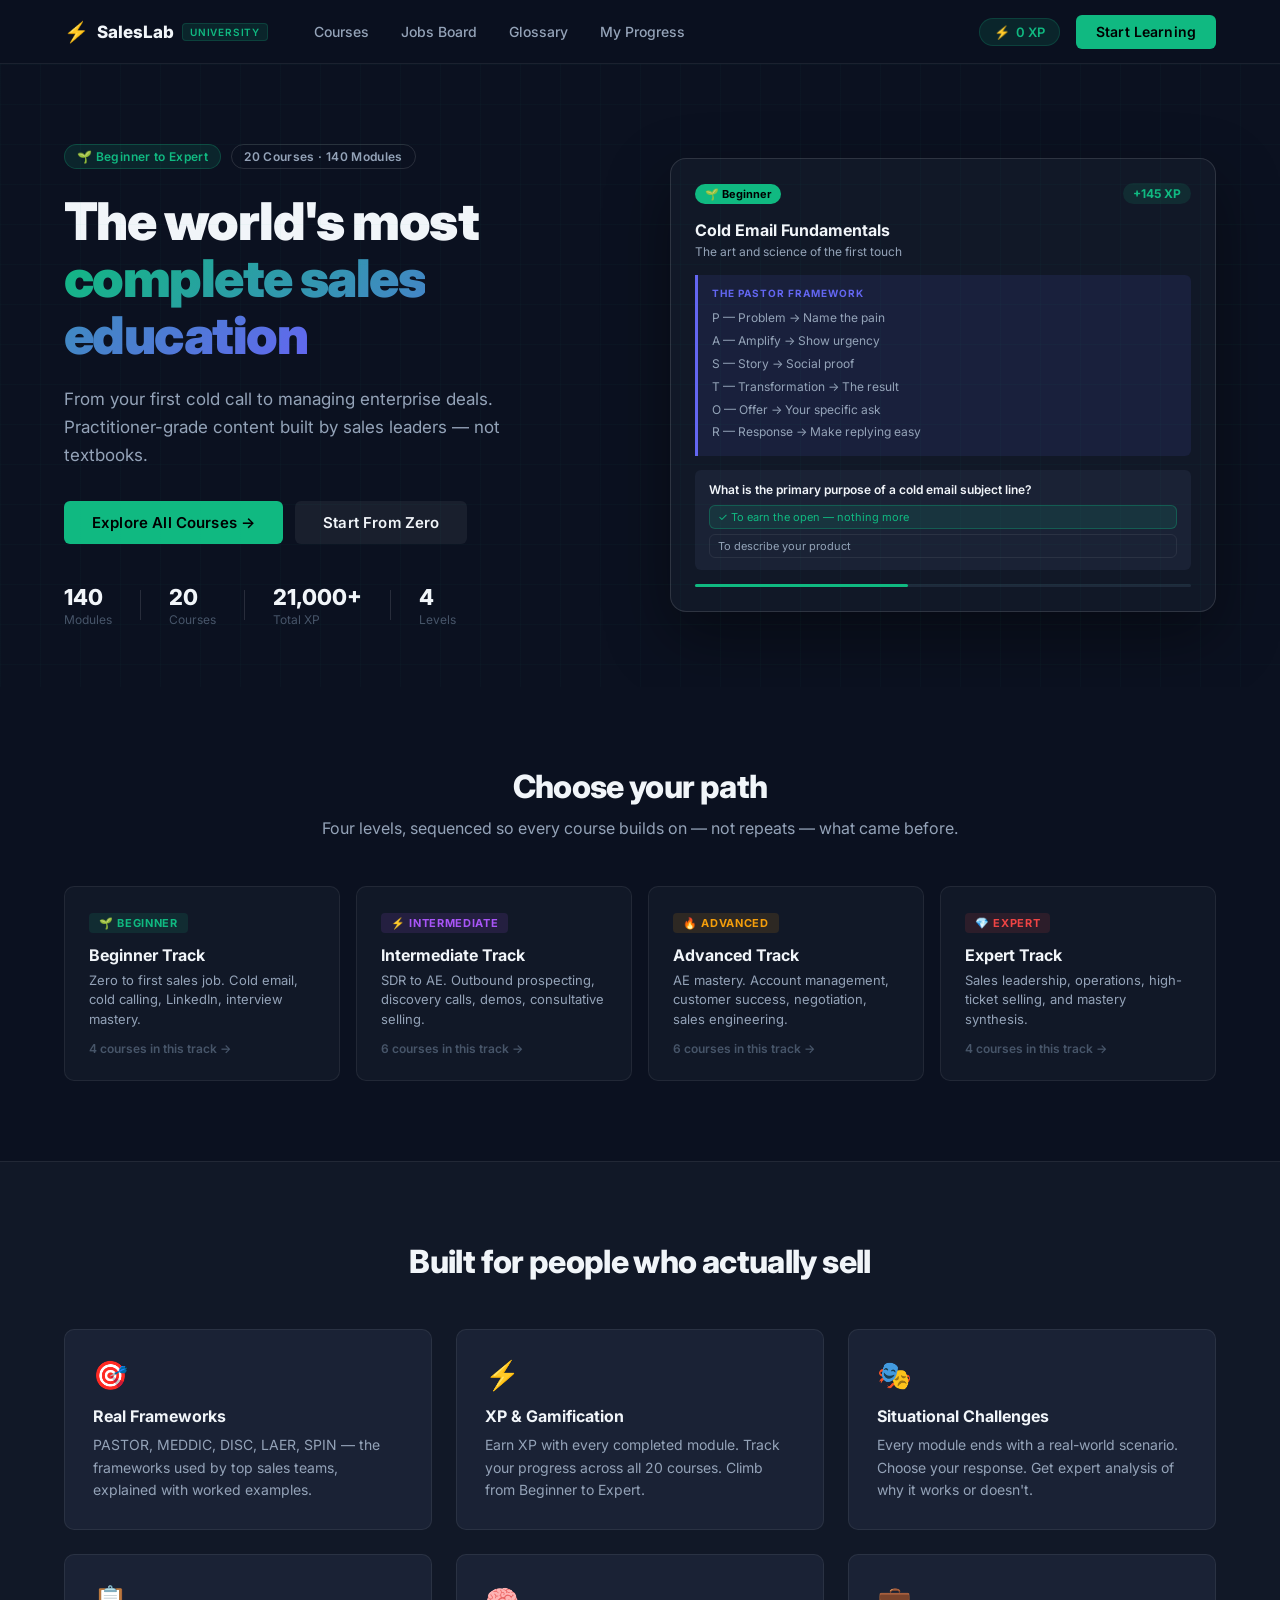
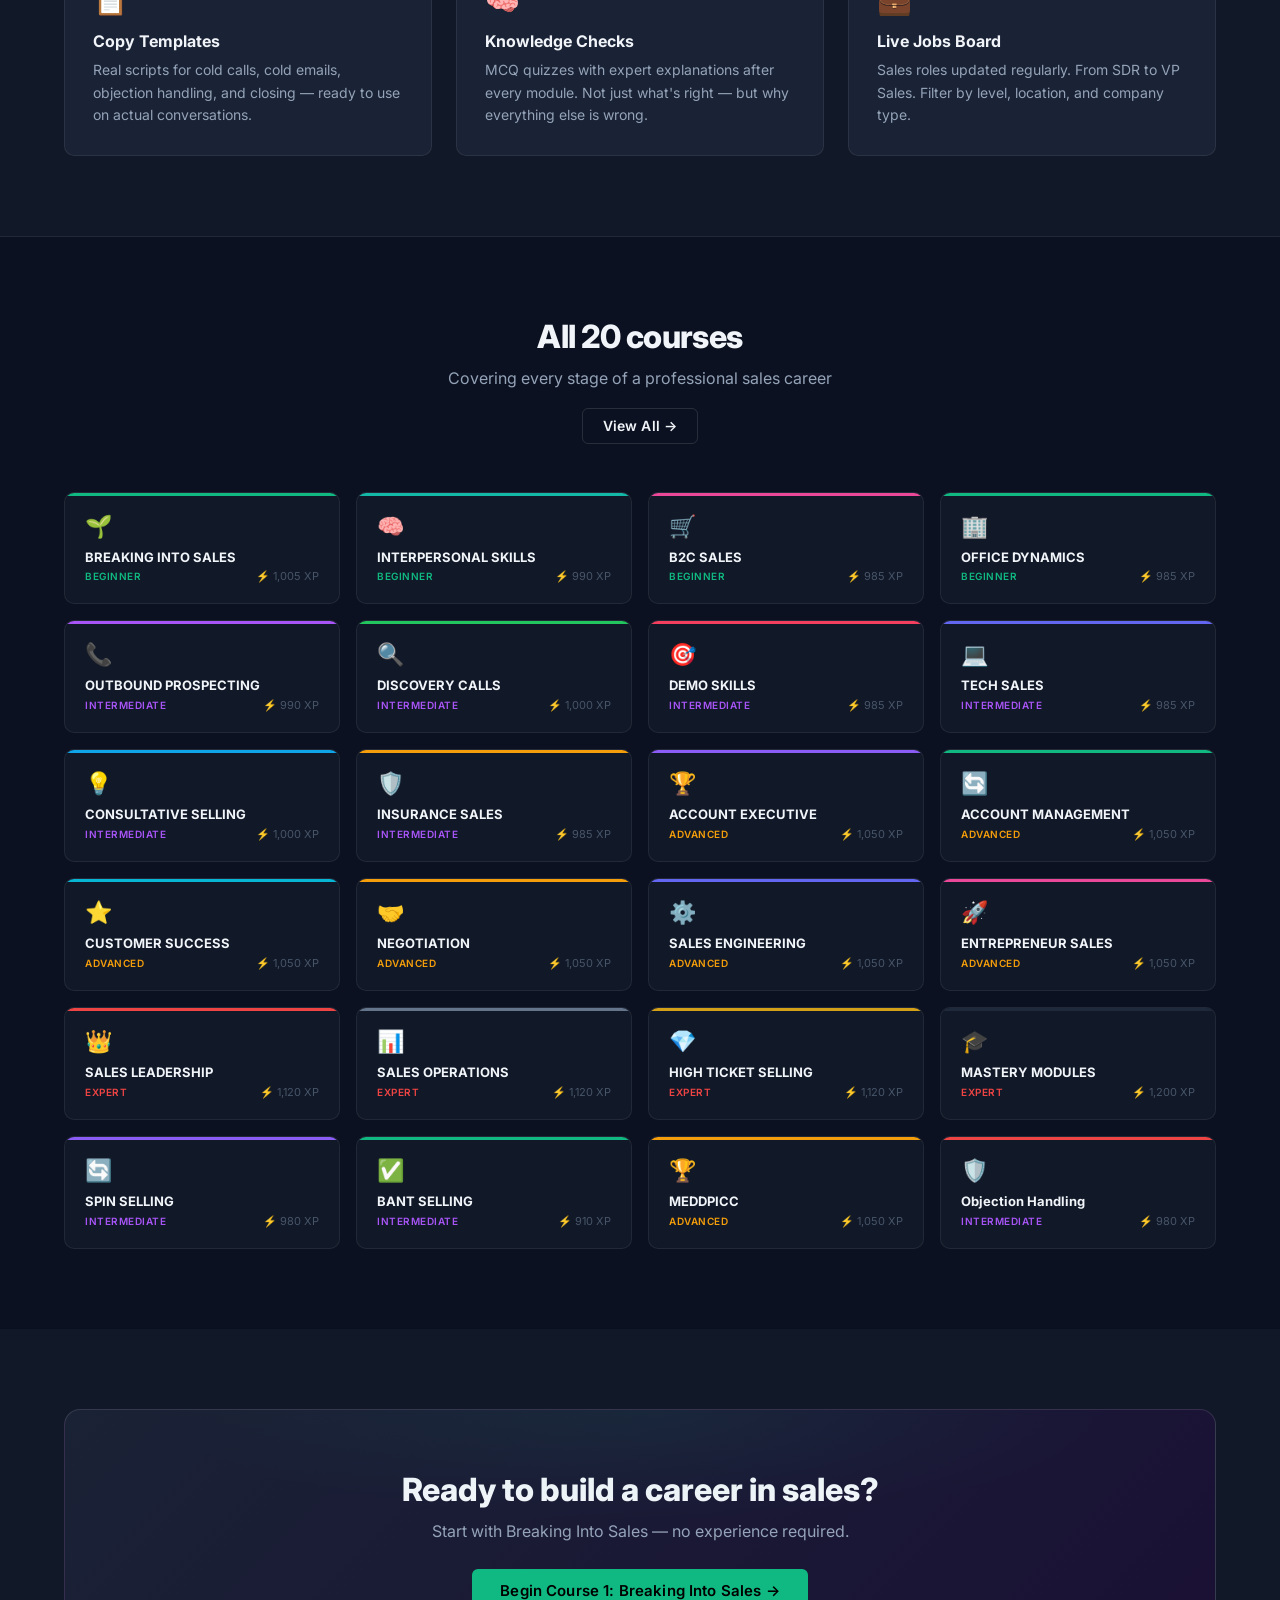
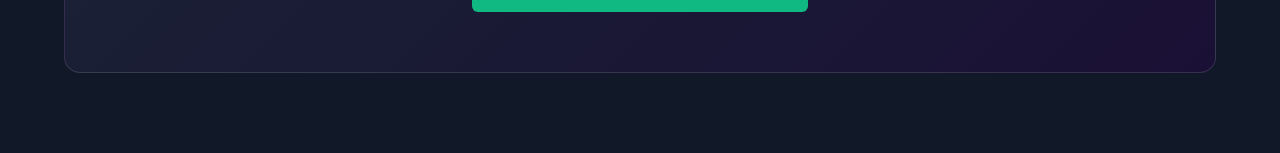
<file: index.html>
<!DOCTYPE html>
<html lang="en">
<head>
  <meta charset="UTF-8">
  <meta name="viewport" content="width=device-width, initial-scale=1.0">
  <title>SalesLab University — Professional Sales Education</title>
  <meta name="description" content="Master sales from SDR to CRO. 20 courses, 140 modules, practitioner-grade content.">

  <!-- Fonts -->
  <link rel="preconnect" href="https://fonts.googleapis.com">
  <link rel="preconnect" href="https://fonts.gstatic.com" crossorigin>
  <link href="https://fonts.googleapis.com/css2?family=Inter:wght@300;400;500;600;700;800;900&family=JetBrains+Mono:wght@400;500&display=swap" rel="stylesheet">

  <!-- Styles -->
  <link rel="stylesheet" href="css/styles.css">
</head>
<body>

  <!-- ═══════════════════════════════════════════════════════════════
       GLOBAL NAVIGATION
  ═══════════════════════════════════════════════════════════════ -->
  <nav class="global-nav" id="global-nav">
    <div class="nav-inner">
      <a href="#" class="nav-logo" data-page="home">
        <span class="logo-icon">⚡</span>
        <span class="logo-text">SalesLab</span>
        <span class="logo-badge">University</span>
      </a>
      <div class="nav-links">
        <a href="#" class="nav-link" data-page="library">Courses</a>
        <a href="#" class="nav-link" data-page="jobs">Jobs Board</a>
        <a href="#" class="nav-link" data-page="glossary">Glossary</a>
        <a href="#" class="nav-link" data-page="profile">My Progress</a>
      </div>
      <div class="nav-right">
        <div class="nav-xp-display" id="nav-xp-display">
          <span class="xp-icon">⚡</span>
          <span class="xp-value" id="nav-xp-value">0 XP</span>
        </div>
        <button class="btn btn-primary nav-cta" data-page="library">Start Learning</button>
      </div>
      <button class="nav-hamburger" id="nav-hamburger">
        <span></span><span></span><span></span>
      </button>
    </div>
    <div class="nav-mobile-menu" id="nav-mobile-menu">
      <a href="#" class="nav-link" data-page="library">Courses</a>
      <a href="#" class="nav-link" data-page="jobs">Jobs Board</a>
      <a href="#" class="nav-link" data-page="glossary">Glossary</a>
      <a href="#" class="nav-link" data-page="profile">My Progress</a>
    </div>
  </nav>

  <!-- ═══════════════════════════════════════════════════════════════
       PAGES
  ═══════════════════════════════════════════════════════════════ -->
  <main id="app">

    <!-- PAGE: HOME / LANDING -->
    <div class="page" id="page-home">

      <!-- Hero -->
      <section class="hero">
        <div class="hero-bg-grid"></div>
        <div class="container">
          <div class="hero-content">
            <div class="hero-eyebrow">
              <span class="badge badge-green">🌱 Beginner to Expert</span>
              <span class="badge badge-outline">20 Courses · 140 Modules</span>
            </div>
            <h1 class="hero-title">
              The world's most<br>
              <span class="gradient-text">complete sales education</span>
            </h1>
            <p class="hero-subtitle">
              From your first cold call to managing enterprise deals. Practitioner-grade content built by sales leaders — not textbooks.
            </p>
            <div class="hero-actions">
              <button class="btn btn-primary btn-lg" data-page="library">
                Explore All Courses →
              </button>
              <button class="btn btn-ghost btn-lg" data-page="library" data-filter="Beginner">
                Start From Zero
              </button>
            </div>
            <div class="hero-social-proof">
              <div class="proof-item">
                <span class="proof-number">140</span>
                <span class="proof-label">Modules</span>
              </div>
              <div class="proof-divider"></div>
              <div class="proof-item">
                <span class="proof-number">20</span>
                <span class="proof-label">Courses</span>
              </div>
              <div class="proof-divider"></div>
              <div class="proof-item">
                <span class="proof-number">21,000+</span>
                <span class="proof-label">Total XP</span>
              </div>
              <div class="proof-divider"></div>
              <div class="proof-item">
                <span class="proof-number">4</span>
                <span class="proof-label">Levels</span>
              </div>
            </div>
          </div>
          <div class="hero-visual">
            <div class="lesson-preview-card">
              <div class="lp-header">
                <span class="lp-course-badge" style="background:#10B981">🌱 Beginner</span>
                <span class="lp-xp">+145 XP</span>
              </div>
              <div class="lp-title">Cold Email Fundamentals</div>
              <div class="lp-subtitle">The art and science of the first touch</div>
              <div class="lp-callout callout-tip">
                <div class="callout-label">THE PASTOR FRAMEWORK</div>
                <div class="callout-items">
                  <div>P — Problem → Name the pain</div>
                  <div>A — Amplify → Show urgency</div>
                  <div>S — Story → Social proof</div>
                  <div>T — Transformation → The result</div>
                  <div>O — Offer → Your specific ask</div>
                  <div>R — Response → Make replying easy</div>
                </div>
              </div>
              <div class="lp-quiz-preview">
                <div class="quiz-preview-q">What is the primary purpose of a cold email subject line?</div>
                <div class="quiz-preview-opts">
                  <div class="qp-opt correct">✓ To earn the open — nothing more</div>
                  <div class="qp-opt">To describe your product</div>
                </div>
              </div>
              <div class="lp-progress">
                <div class="lp-progress-bar" style="width: 43%"></div>
              </div>
            </div>
          </div>
        </div>
      </section>

      <!-- Learning Paths -->
      <section class="section paths-section">
        <div class="container">
          <div class="section-header">
            <h2>Choose your path</h2>
            <p>Four levels, sequenced so every course builds on — not repeats — what came before.</p>
          </div>
          <div class="paths-grid" id="paths-grid">
            <!-- Populated by JS -->
          </div>
        </div>
      </section>

      <!-- Features -->
      <section class="section features-section">
        <div class="container">
          <div class="section-header">
            <h2>Built for people who actually sell</h2>
          </div>
          <div class="features-grid">
            <div class="feature-card">
              <div class="feature-icon">🎯</div>
              <h3>Real Frameworks</h3>
              <p>PASTOR, MEDDIC, DISC, LAER, SPIN — the frameworks used by top sales teams, explained with worked examples.</p>
            </div>
            <div class="feature-card">
              <div class="feature-icon">⚡</div>
              <h3>XP & Gamification</h3>
              <p>Earn XP with every completed module. Track your progress across all 20 courses. Climb from Beginner to Expert.</p>
            </div>
            <div class="feature-card">
              <div class="feature-icon">🎭</div>
              <h3>Situational Challenges</h3>
              <p>Every module ends with a real-world scenario. Choose your response. Get expert analysis of why it works or doesn't.</p>
            </div>
            <div class="feature-card">
              <div class="feature-icon">📋</div>
              <h3>Copy Templates</h3>
              <p>Real scripts for cold calls, cold emails, objection handling, and closing — ready to use on actual conversations.</p>
            </div>
            <div class="feature-card">
              <div class="feature-icon">🧠</div>
              <h3>Knowledge Checks</h3>
              <p>MCQ quizzes with expert explanations after every module. Not just what's right — but why everything else is wrong.</p>
            </div>
            <div class="feature-card">
              <div class="feature-icon">💼</div>
              <h3>Live Jobs Board</h3>
              <p>Sales roles updated regularly. From SDR to VP Sales. Filter by level, location, and company type.</p>
            </div>
          </div>
        </div>
      </section>

      <!-- Course Preview -->
      <section class="section courses-preview-section">
        <div class="container">
          <div class="section-header">
            <h2>All 20 courses</h2>
            <p>Covering every stage of a professional sales career</p>
            <button class="btn btn-outline" data-page="library">View All →</button>
          </div>
          <div class="courses-preview-grid" id="courses-preview-grid">
            <!-- Populated by JS -->
          </div>
        </div>
      </section>

      <!-- CTA -->
      <section class="section cta-section">
        <div class="container">
          <div class="cta-card">
            <div class="cta-bg"></div>
            <h2>Ready to build a career in sales?</h2>
            <p>Start with Breaking Into Sales — no experience required.</p>
            <button class="btn btn-primary btn-lg" data-page="lesson" data-course="c2" data-module="c2m1">
              Begin Course 1: Breaking Into Sales →
            </button>
          </div>
        </div>
      </section>

    </div><!-- /page-home -->

    <!-- PAGE: COURSE LIBRARY -->
    <div class="page hidden" id="page-library">
      <div class="library-header">
        <div class="container">
          <h1>Course Library</h1>
          <p>20 courses · 140 modules · Beginner to Expert</p>
          <div class="library-filters" id="library-filters">
            <button class="filter-btn active" data-filter="all">All Courses</button>
            <button class="filter-btn" data-filter="Beginner">🌱 Beginner</button>
            <button class="filter-btn" data-filter="Intermediate">⚡ Intermediate</button>
            <button class="filter-btn" data-filter="Advanced">🔥 Advanced</button>
            <button class="filter-btn" data-filter="Expert">💎 Expert</button>
          </div>
        </div>
      </div>
      <div class="container">
        <div class="courses-grid" id="courses-grid">
          <!-- Populated by JS -->
        </div>
      </div>
    </div><!-- /page-library -->

    <!-- PAGE: LESSON PLAYER -->
    <div class="page hidden" id="page-lesson">
      <div class="lesson-layout">

        <!-- Sidebar -->
        <aside class="lesson-sidebar" id="lesson-sidebar">
          <div class="sidebar-header">
            <button class="back-btn" data-page="library">← Library</button>
            <div class="sidebar-course-info">
              <div class="sidebar-course-name" id="sidebar-course-name"></div>
              <div class="sidebar-progress-wrap">
                <div class="sidebar-progress-bar-outer">
                  <div class="sidebar-progress-bar-inner" id="sidebar-progress-bar"></div>
                </div>
                <span class="sidebar-progress-text" id="sidebar-progress-text">0%</span>
              </div>
            </div>
          </div>
          <nav class="sidebar-nav" id="sidebar-nav">
            <!-- Module list populated by JS -->
          </nav>
        </aside>

        <!-- Main Content -->
        <div class="lesson-main">
          <div class="lesson-topbar" id="lesson-topbar">
            <div class="lesson-breadcrumb" id="lesson-breadcrumb"></div>
            <div class="lesson-xp-badge" id="lesson-xp-badge"></div>
          </div>

          <!-- Step 1: Theory -->
          <div class="lesson-step" id="lesson-step-theory">
            <div class="lesson-content-area" id="lesson-content-area">
              <!-- Populated by JS -->
            </div>
            <div class="lesson-nav-buttons">
              <button class="btn btn-outline" id="prev-module-btn">← Previous</button>
              <button class="btn btn-primary" id="go-to-quiz-btn">Knowledge Check →</button>
            </div>
          </div>

          <!-- Step 2: Quiz -->
          <div class="lesson-step hidden" id="lesson-step-quiz">
            <div class="quiz-container" id="quiz-container">
              <!-- Populated by JS -->
            </div>
          </div>

          <!-- Step 3: Scenario -->
          <div class="lesson-step hidden" id="lesson-step-scenario">
            <div class="scenario-container" id="scenario-container">
              <!-- Populated by JS -->
            </div>
          </div>

          <!-- Step 4: Complete -->
          <div class="lesson-step hidden" id="lesson-step-complete">
            <div class="complete-container" id="complete-container">
              <!-- Populated by JS -->
            </div>
          </div>

        </div><!-- /lesson-main -->
      </div><!-- /lesson-layout -->
    </div><!-- /page-lesson -->

    <!-- PAGE: JOBS BOARD -->
    <div class="page hidden" id="page-jobs">
      <div class="jobs-header">
        <div class="container">
          <h1>Sales Jobs Board</h1>
          <p>Curated sales roles — from SDR to VP. Updated regularly.</p>
          <div class="jobs-filters">
            <button class="filter-btn active" data-jobs-filter="all">All Roles</button>
            <button class="filter-btn" data-jobs-filter="SDR">SDR / BDR</button>
            <button class="filter-btn" data-jobs-filter="AE">Account Executive</button>
            <button class="filter-btn" data-jobs-filter="AM">Account Manager</button>
            <button class="filter-btn" data-jobs-filter="CS">Customer Success</button>
            <button class="filter-btn" data-jobs-filter="Leadership">Leadership</button>
          </div>
        </div>
      </div>
      <div class="container">
        <div class="jobs-grid" id="jobs-grid">
          <!-- Populated by JS -->
        </div>
      </div>
    </div><!-- /page-jobs -->

    <!-- PAGE: GLOSSARY -->
    <div class="page hidden" id="page-glossary">
      <div class="glossary-header">
        <div class="container">
          <h1>Sales Terminology Glossary</h1>
          <p>Every key term used across all 20 SalesLab courses — in one place.</p>
          <input type="text" class="glossary-search" id="glossary-search" placeholder="Search terms...">
        </div>
      </div>
      <div class="container">
        <div class="glossary-list" id="glossary-list">
          <!-- Populated by JS -->
        </div>
      </div>
    </div><!-- /page-glossary -->

    <!-- PAGE: PROFILE / PROGRESS -->
    <div class="page hidden" id="page-profile">
      <div class="profile-header">
        <div class="container">
          <div class="profile-hero">
            <div class="profile-avatar" id="profile-avatar">⚡</div>
            <div class="profile-info">
              <h1>My Progress</h1>
              <div class="profile-level" id="profile-level">Level 1 — Rookie</div>
              <div class="profile-xp-total" id="profile-xp-total">0 / 21,000 XP</div>
            </div>
          </div>
          <div class="profile-stats-row">
            <div class="pstat">
              <div class="pstat-value" id="pstat-modules">0</div>
              <div class="pstat-label">Modules Complete</div>
            </div>
            <div class="pstat">
              <div class="pstat-value" id="pstat-courses">0</div>
              <div class="pstat-label">Courses Started</div>
            </div>
            <div class="pstat">
              <div class="pstat-value" id="pstat-xp">0</div>
              <div class="pstat-label">XP Earned</div>
            </div>
            <div class="pstat">
              <div class="pstat-value" id="pstat-streak">0</div>
              <div class="pstat-label">Day Streak</div>
            </div>
          </div>
        </div>
      </div>
      <div class="container">
        <div class="profile-courses-progress" id="profile-courses-progress">
          <!-- Populated by JS -->
        </div>
      </div>
    </div><!-- /page-profile -->

  </main>

  <!-- XP Toast -->
  <div class="xp-toast hidden" id="xp-toast">
    <span class="xp-toast-icon">⚡</span>
    <span class="xp-toast-text" id="xp-toast-text">+145 XP</span>
  </div>

  <!-- Scripts -->
  <script src="js/data/glossary.js"></script>
  <script src="js/data/jobs.js"></script>
  <script src="js/data/courses.js"></script>
  <script src="js/data/new_courses.js"></script>
  <script src="js/data/enrichments.js"></script>
  <script src="js/app.js"></script>

</body>
</html>
</file>
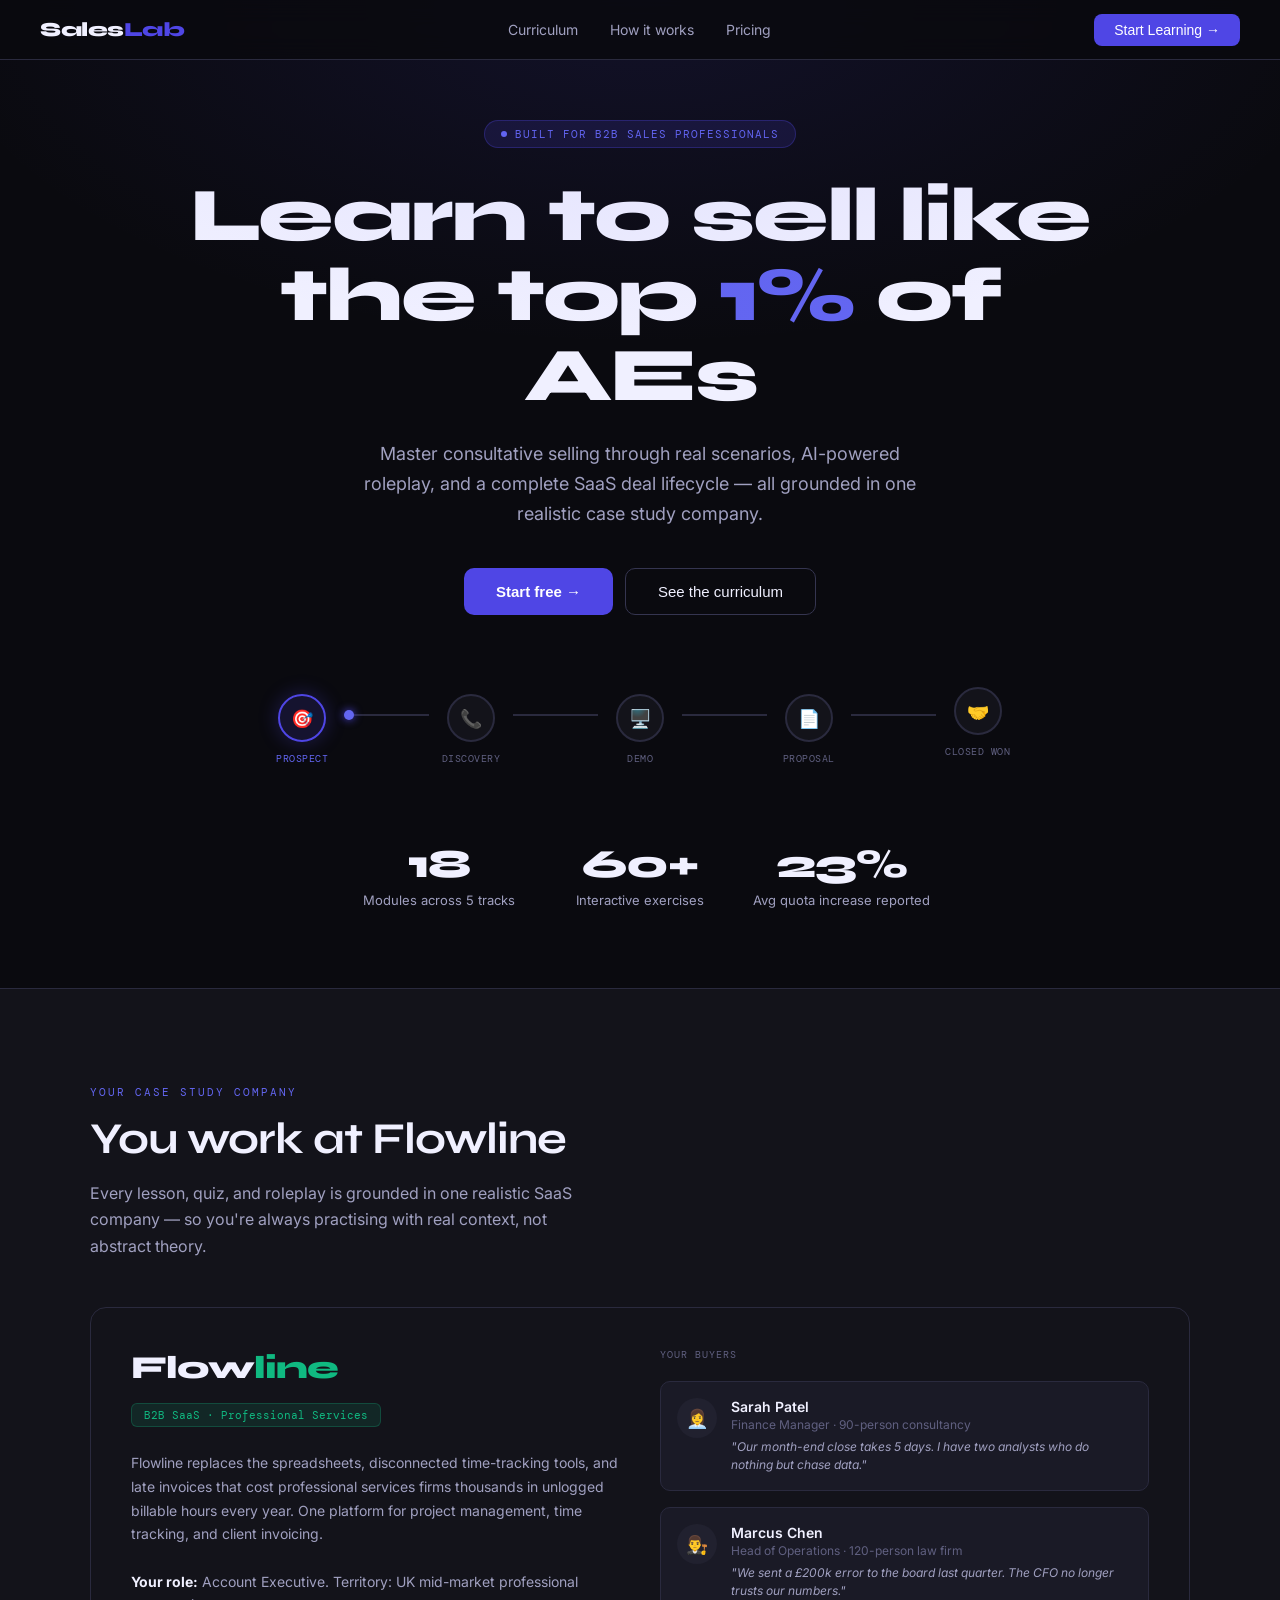
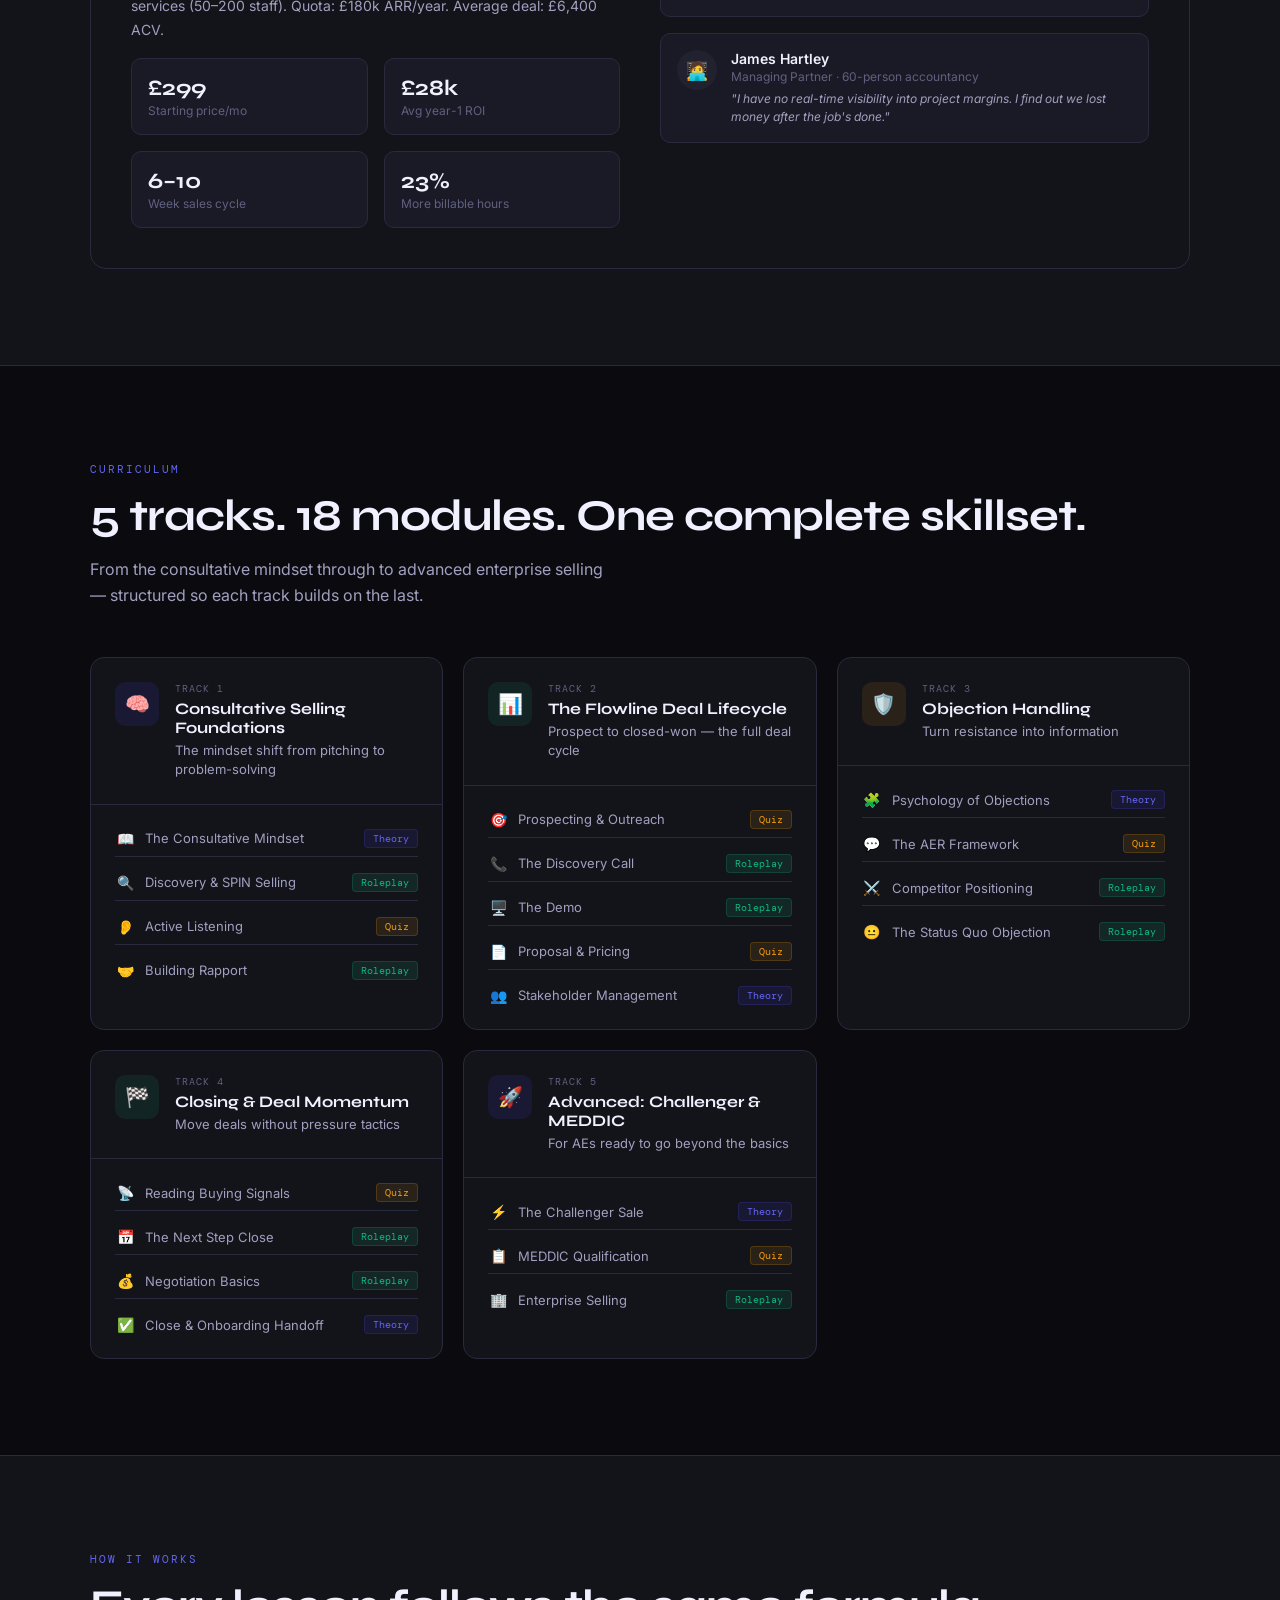
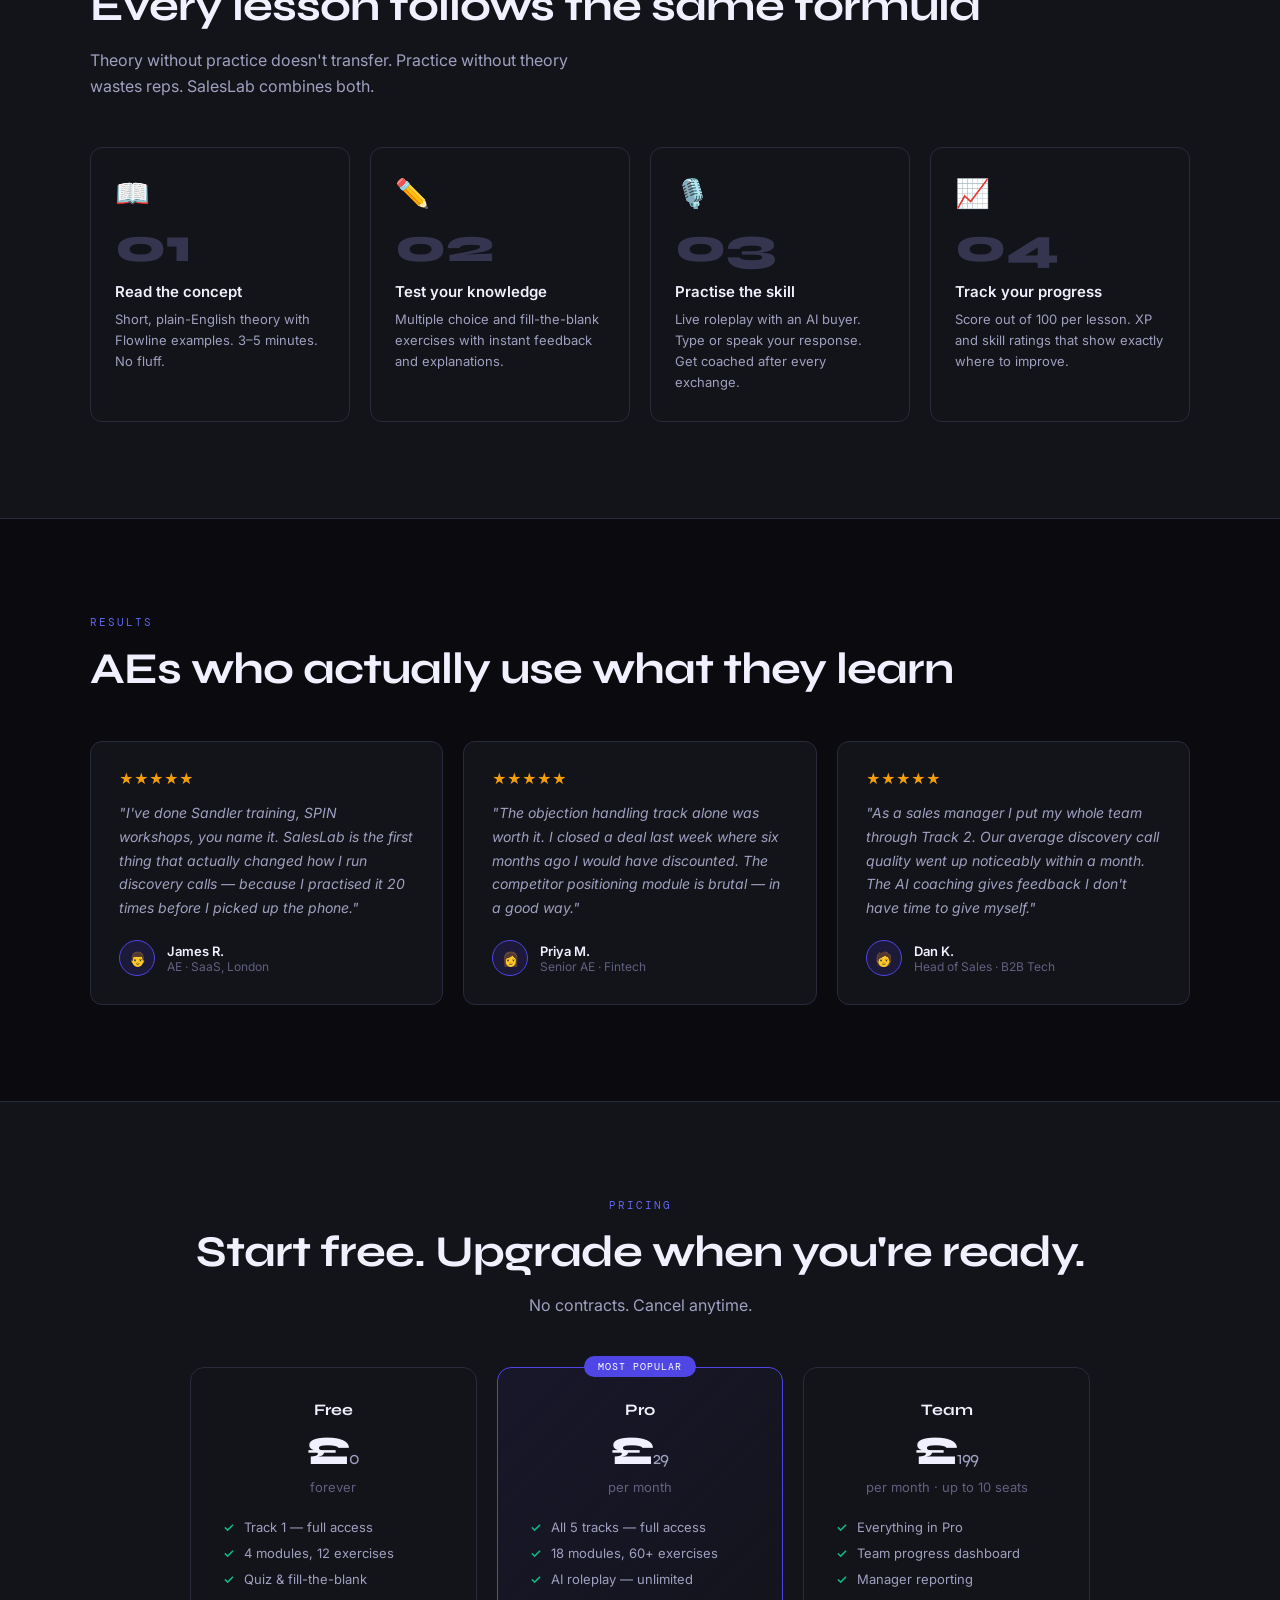
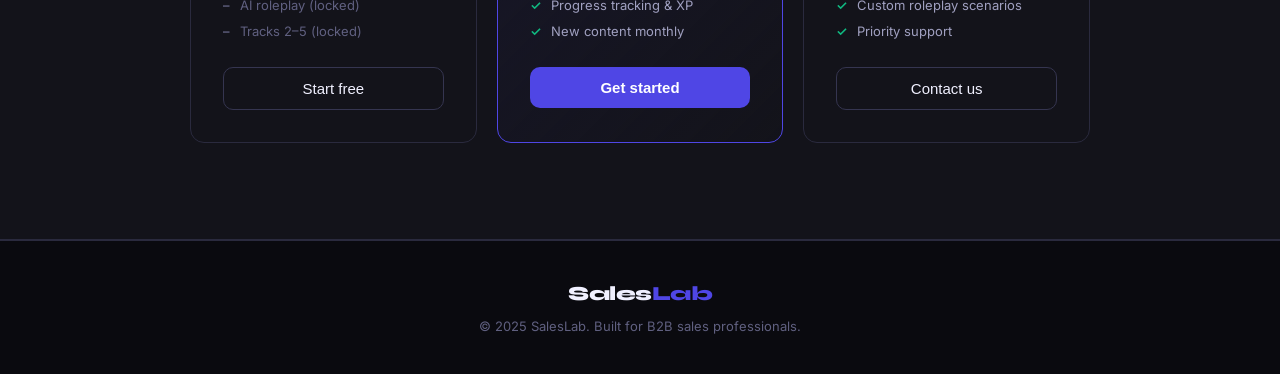
<file: saleslab.html>
<!DOCTYPE html>
<html lang="en">
<head>
<meta charset="UTF-8">
<meta name="viewport" content="width=device-width, initial-scale=1.0">
<title>SalesLab — Master B2B Sales</title>
<link rel="preconnect" href="https://fonts.googleapis.com">
<link href="https://fonts.googleapis.com/css2?family=Syne:wght@400;600;700;800&family=Inter:wght@300;400;500;600&family=DM+Mono:wght@400;500&display=swap" rel="stylesheet">
<style>
*,*::before,*::after{box-sizing:border-box;margin:0;padding:0}
:root{
  --bg:#0A0A0F;
  --surface:#13131A;
  --surface2:#1A1A26;
  --surface3:#21212F;
  --border:#2A2A3E;
  --border2:#353550;
  --indigo:#4F46E5;
  --indigo-light:#6366F1;
  --indigo-dim:rgba(79,70,229,0.15);
  --emerald:#10B981;
  --emerald-dim:rgba(16,185,129,0.12);
  --amber:#F59E0B;
  --red:#EF4444;
  --text:#F0F0FF;
  --text2:#A0A0C0;
  --text3:#606080;
  --mono:'DM Mono',monospace;
}
html{scroll-behavior:smooth}
body{font-family:'Inter',sans-serif;background:var(--bg);color:var(--text);min-height:100vh;overflow-x:hidden}

/* ─── VIEWS ─── */
.view{display:none}
.view.active{display:block}

/* ─── SHARED NAV ─── */
.topnav{position:fixed;top:0;left:0;right:0;z-index:100;height:60px;display:flex;align-items:center;justify-content:space-between;padding:0 40px;border-bottom:1px solid var(--border);background:rgba(10,10,15,0.85);backdrop-filter:blur(12px)}
.logo{font-family:'Syne',sans-serif;font-weight:800;font-size:20px;letter-spacing:-0.5px;cursor:pointer}
.logo span{color:var(--indigo)}
.nav-links{display:flex;align-items:center;gap:32px}
.nav-links a{font-size:14px;color:var(--text2);text-decoration:none;transition:color .15s;cursor:pointer}
.nav-links a:hover{color:var(--text)}
.nav-cta{background:var(--indigo);color:#fff;padding:8px 20px;border-radius:8px;font-size:14px;font-weight:500;cursor:pointer;border:none;transition:background .15s}
.nav-cta:hover{background:var(--indigo-light)}

/* ─── LANDING ─── */
.hero{min-height:100vh;display:flex;flex-direction:column;align-items:center;justify-content:center;text-align:center;padding:120px 24px 80px;position:relative;overflow:hidden}
.hero-bg{position:absolute;inset:0;background:radial-gradient(ellipse 80% 50% at 50% 0%,rgba(79,70,229,0.12) 0%,transparent 70%);pointer-events:none}
.hero-badge{display:inline-flex;align-items:center;gap:8px;background:var(--indigo-dim);border:1px solid rgba(79,70,229,0.3);border-radius:100px;padding:6px 16px;font-family:var(--mono);font-size:11px;color:var(--indigo-light);letter-spacing:1px;text-transform:uppercase;margin-bottom:28px}
.hero-badge-dot{width:6px;height:6px;border-radius:50%;background:var(--indigo-light);animation:pulse 2s infinite}
@keyframes pulse{0%,100%{opacity:1}50%{opacity:0.4}}
.hero h1{font-family:'Syne',sans-serif;font-weight:800;font-size:clamp(40px,6vw,76px);line-height:1.05;letter-spacing:-2px;max-width:900px;margin-bottom:24px}
.hero h1 em{font-style:normal;color:var(--indigo-light)}
.hero-sub{font-size:18px;color:var(--text2);max-width:560px;line-height:1.65;margin-bottom:40px}
.hero-actions{display:flex;gap:12px;justify-content:center;flex-wrap:wrap;margin-bottom:72px}
.btn-primary{background:var(--indigo);color:#fff;padding:14px 32px;border-radius:10px;font-size:15px;font-weight:600;cursor:pointer;border:none;transition:all .15s}
.btn-primary:hover{background:var(--indigo-light);transform:translateY(-1px)}
.btn-ghost{background:transparent;color:var(--text);padding:14px 32px;border-radius:10px;font-size:15px;font-weight:500;cursor:pointer;border:1px solid var(--border2);transition:all .15s}
.btn-ghost:hover{border-color:var(--indigo);color:var(--indigo-light)}

/* pipeline animation */
.pipeline-graphic{width:100%;max-width:760px;margin:0 auto}
.pipeline-track{display:flex;align-items:center;justify-content:center;gap:0;position:relative}
.pipe-stage{flex:1;text-align:center;position:relative}
.pipe-node{width:48px;height:48px;border-radius:50%;margin:0 auto 10px;display:flex;align-items:center;justify-content:center;font-size:18px;border:2px solid var(--border);background:var(--surface);transition:all .5s;position:relative;z-index:2}
.pipe-node.lit{border-color:var(--indigo);background:var(--indigo-dim);box-shadow:0 0 20px rgba(79,70,229,0.3)}
.pipe-node.done{border-color:var(--emerald);background:var(--emerald-dim);box-shadow:0 0 16px rgba(16,185,129,0.2)}
.pipe-label{font-family:var(--mono);font-size:10px;color:var(--text3);text-transform:uppercase;letter-spacing:0.5px;transition:color .5s}
.pipe-label.lit{color:var(--indigo-light)}
.pipe-label.done{color:var(--emerald)}
.pipe-connector{flex:1;height:2px;background:var(--border);transition:background .5s;margin-top:-34px;position:relative;z-index:1}
.pipe-connector.done{background:var(--emerald)}
.deal-dot{width:10px;height:10px;border-radius:50%;background:var(--indigo-light);position:absolute;top:50%;transform:translateY(-50%);box-shadow:0 0 8px var(--indigo);animation:travel 4s ease-in-out infinite}
@keyframes travel{0%{left:0%;opacity:0}10%{opacity:1}90%{opacity:1}100%{left:100%;opacity:0}}
.pipe-value{font-family:var(--mono);font-size:11px;color:var(--emerald);margin-top:4px;opacity:0;transition:opacity .5s}
.pipe-value.show{opacity:1}

/* stats */
.stats-row{display:grid;grid-template-columns:repeat(3,1fr);gap:24px;max-width:700px;margin:64px auto 0;text-align:center}
.stat-num{font-family:'Syne',sans-serif;font-size:40px;font-weight:800;color:var(--text);letter-spacing:-1px}
.stat-label{font-size:13px;color:var(--text2);margin-top:4px}

/* ─── SECTIONS ─── */
section{padding:96px 40px}
.section-inner{max-width:1100px;margin:0 auto}
.eyebrow{font-family:var(--mono);font-size:11px;color:var(--indigo-light);text-transform:uppercase;letter-spacing:2px;margin-bottom:16px}
.section-title{font-family:'Syne',sans-serif;font-weight:700;font-size:clamp(28px,4vw,44px);letter-spacing:-1px;line-height:1.1;margin-bottom:16px}
.section-sub{font-size:16px;color:var(--text2);max-width:520px;line-height:1.65}

/* company card */
.company-card{background:var(--surface);border:1px solid var(--border);border-radius:16px;padding:40px;display:grid;grid-template-columns:1fr 1fr;gap:40px;margin-top:48px}
.company-logo-area{display:flex;flex-direction:column;gap:16px}
.flowline-logo{font-family:'Syne',sans-serif;font-weight:800;font-size:32px;letter-spacing:-1px}
.flowline-logo span{color:var(--emerald)}
.company-tag{display:inline-flex;align-items:center;gap:6px;background:var(--emerald-dim);border:1px solid rgba(16,185,129,0.25);border-radius:6px;padding:4px 12px;font-family:var(--mono);font-size:11px;color:var(--emerald);width:fit-content}
.company-desc{font-size:14px;color:var(--text2);line-height:1.7;margin-top:8px}
.company-stats{display:grid;grid-template-columns:1fr 1fr;gap:16px}
.cstat{background:var(--surface2);border:1px solid var(--border);border-radius:10px;padding:16px}
.cstat-num{font-family:'Syne',sans-serif;font-size:22px;font-weight:700;color:var(--text)}
.cstat-label{font-size:12px;color:var(--text3);margin-top:2px}
.company-right{display:flex;flex-direction:column;gap:16px}
.buyer-card{background:var(--surface2);border:1px solid var(--border);border-radius:10px;padding:16px;display:flex;gap:14px;align-items:flex-start}
.buyer-avatar{width:40px;height:40px;border-radius:50%;display:flex;align-items:center;justify-content:center;font-size:18px;flex-shrink:0;background:var(--surface3)}
.buyer-name{font-size:14px;font-weight:600}
.buyer-title{font-size:12px;color:var(--text3);margin-top:2px}
.buyer-pain{font-size:12px;color:var(--text2);margin-top:6px;line-height:1.5;font-style:italic}

/* tracks */
.tracks-grid{display:grid;grid-template-columns:repeat(auto-fit,minmax(320px,1fr));gap:20px;margin-top:48px}
.track-card{background:var(--surface);border:1px solid var(--border);border-radius:14px;overflow:hidden;transition:border-color .2s,transform .2s;cursor:pointer}
.track-card:hover{border-color:var(--indigo);transform:translateY(-2px)}
.track-header{padding:24px;border-bottom:1px solid var(--border);display:flex;align-items:flex-start;gap:16px}
.track-icon{width:44px;height:44px;border-radius:10px;display:flex;align-items:center;justify-content:center;font-size:20px;flex-shrink:0}
.track-meta{flex:1}
.track-num{font-family:var(--mono);font-size:10px;color:var(--text3);letter-spacing:1px;text-transform:uppercase;margin-bottom:4px}
.track-title{font-family:'Syne',sans-serif;font-size:16px;font-weight:700}
.track-desc{font-size:13px;color:var(--text2);margin-top:4px;line-height:1.5}
.track-modules{padding:16px 24px;display:flex;flex-direction:column;gap:8px}
.module-row{display:flex;align-items:center;gap:10px;padding:8px 0;border-bottom:1px solid var(--border)}
.module-row:last-child{border-bottom:none}
.mod-icon{font-size:14px;width:20px;text-align:center}
.mod-text{font-size:13px;color:var(--text2)}
.mod-badge{margin-left:auto;font-family:var(--mono);font-size:10px;padding:2px 8px;border-radius:4px}
.badge-theory{background:rgba(79,70,229,0.12);color:var(--indigo-light);border:1px solid rgba(79,70,229,0.2)}
.badge-quiz{background:rgba(245,158,11,0.1);color:var(--amber);border:1px solid rgba(245,158,11,0.2)}
.badge-roleplay{background:var(--emerald-dim);color:var(--emerald);border:1px solid rgba(16,185,129,0.2)}

/* how it works */
.how-grid{display:grid;grid-template-columns:repeat(4,1fr);gap:20px;margin-top:48px}
.how-card{background:var(--surface);border:1px solid var(--border);border-radius:12px;padding:28px 24px;position:relative}
.how-num{font-family:'Syne',sans-serif;font-size:48px;font-weight:800;color:var(--border2);margin-bottom:12px;line-height:1}
.how-title{font-size:15px;font-weight:600;margin-bottom:8px}
.how-desc{font-size:13px;color:var(--text2);line-height:1.6}
.how-icon{font-size:28px;margin-bottom:12px}

/* testimonials */
.testi-grid{display:grid;grid-template-columns:repeat(3,1fr);gap:20px;margin-top:48px}
.testi-card{background:var(--surface);border:1px solid var(--border);border-radius:12px;padding:28px}
.testi-stars{color:var(--amber);font-size:14px;margin-bottom:14px}
.testi-quote{font-size:14px;color:var(--text2);line-height:1.7;margin-bottom:20px;font-style:italic}
.testi-author{display:flex;align-items:center;gap:12px}
.testi-avatar{width:36px;height:36px;border-radius:50%;background:var(--indigo-dim);border:1px solid var(--indigo);display:flex;align-items:center;justify-content:center;font-size:14px}
.testi-name{font-size:13px;font-weight:600}
.testi-role{font-size:12px;color:var(--text3)}

/* pricing */
.pricing-grid{display:grid;grid-template-columns:repeat(3,1fr);gap:20px;margin-top:48px;max-width:900px;margin-left:auto;margin-right:auto}
.price-card{background:var(--surface);border:1px solid var(--border);border-radius:14px;padding:32px;position:relative}
.price-card.featured{border-color:var(--indigo);background:linear-gradient(135deg,rgba(79,70,229,0.08),var(--surface))}
.price-badge{position:absolute;top:-12px;left:50%;transform:translateX(-50%);background:var(--indigo);color:#fff;font-family:var(--mono);font-size:10px;padding:4px 14px;border-radius:100px;letter-spacing:1px;text-transform:uppercase;white-space:nowrap}
.price-name{font-family:'Syne',sans-serif;font-size:16px;font-weight:700;margin-bottom:8px}
.price-amount{font-family:'Syne',sans-serif;font-size:40px;font-weight:800;letter-spacing:-1px;margin-bottom:4px}
.price-amount span{font-size:18px;font-weight:400;color:var(--text2)}
.price-period{font-size:13px;color:var(--text3);margin-bottom:24px}
.price-features{display:flex;flex-direction:column;gap:10px;margin-bottom:28px}
.price-feat{display:flex;align-items:center;gap:10px;font-size:13px;color:var(--text2)}
.price-feat::before{content:'✓';color:var(--emerald);font-weight:600;flex-shrink:0}
.price-feat.no{color:var(--text3)}
.price-feat.no::before{content:'–';color:var(--text3)}

/* footer */
footer{border-top:1px solid var(--border);padding:40px;text-align:center}
footer .logo{display:inline-block;margin-bottom:12px}
footer p{font-size:13px;color:var(--text3)}

/* ─── APP VIEW ─── */
.app-shell{display:grid;grid-template-columns:280px 1fr;height:calc(100vh - 60px);margin-top:60px;overflow:hidden}
.app-sidebar{background:var(--surface);border-right:1px solid var(--border);overflow-y:auto;padding:24px 16px}
.sidebar-user{display:flex;align-items:center;gap:12px;padding:12px 16px;background:var(--surface2);border-radius:10px;margin-bottom:24px}
.user-avatar{width:36px;height:36px;border-radius:50%;background:var(--indigo-dim);border:1px solid var(--indigo);display:flex;align-items:center;justify-content:center;font-size:16px}
.user-name{font-size:14px;font-weight:600}
.user-xp{font-family:var(--mono);font-size:11px;color:var(--indigo-light)}
.sidebar-label{font-family:var(--mono);font-size:10px;color:var(--text3);text-transform:uppercase;letter-spacing:1.5px;padding:0 8px;margin-bottom:8px;margin-top:16px}
.track-group{margin-bottom:8px}
.track-group-header{display:flex;align-items:center;gap:8px;padding:8px 10px;border-radius:8px;cursor:pointer;transition:background .15s}
.track-group-header:hover{background:var(--surface2)}
.track-group-title{font-size:13px;font-weight:600;flex:1}
.track-group-count{font-family:var(--mono);font-size:10px;color:var(--text3)}
.track-group-chevron{color:var(--text3);font-size:12px;transition:transform .2s}
.track-group-chevron.open{transform:rotate(90deg)}
.lesson-list{display:flex;flex-direction:column;gap:2px;padding:4px 0 4px 12px}
.lesson-item{display:flex;align-items:center;gap:10px;padding:8px 10px;border-radius:7px;cursor:pointer;transition:background .15s;border:1px solid transparent}
.lesson-item:hover{background:var(--surface2)}
.lesson-item.active{background:rgba(79,70,229,0.12);border-color:rgba(79,70,229,0.25)}
.lesson-item.completed .lesson-dot{background:var(--emerald);border-color:var(--emerald)}
.lesson-dot{width:8px;height:8px;border-radius:50%;border:1.5px solid var(--text3);flex-shrink:0}
.lesson-item.active .lesson-dot{border-color:var(--indigo-light);background:var(--indigo-light)}
.lesson-name{font-size:12.5px;color:var(--text2);flex:1;line-height:1.3}
.lesson-item.active .lesson-name{color:var(--text)}
.lesson-type-badge{font-family:var(--mono);font-size:9px;padding:2px 6px;border-radius:4px;flex-shrink:0}

/* main lesson area */
.lesson-main{overflow-y:auto;display:flex;flex-direction:column}
.lesson-topbar{padding:20px 40px;border-bottom:1px solid var(--border);display:flex;align-items:center;justify-content:space-between;flex-shrink:0}
.lesson-breadcrumb{font-family:var(--mono);font-size:11px;color:var(--text3)}
.lesson-breadcrumb span{color:var(--text2)}
.lesson-progress-info{display:flex;align-items:center;gap:12px}
.xp-badge{display:flex;align-items:center;gap:6px;font-family:var(--mono);font-size:12px;color:var(--amber);background:rgba(245,158,11,0.1);border:1px solid rgba(245,158,11,0.2);border-radius:6px;padding:4px 10px}
.progress-mini{display:flex;align-items:center;gap:8px;font-size:12px;color:var(--text3)}
.progress-mini-bar{width:80px;height:4px;background:var(--border);border-radius:2px;overflow:hidden}
.progress-mini-fill{height:100%;background:var(--indigo);border-radius:2px;transition:width .4s}

/* lesson content panels */
.lesson-panel{display:none;flex-direction:column;flex:1}
.lesson-panel.active{display:flex}
.lesson-body{padding:40px 48px;max-width:800px;flex:1}
.lesson-eyebrow{font-family:var(--mono);font-size:11px;color:var(--indigo-light);text-transform:uppercase;letter-spacing:1.5px;margin-bottom:12px}
.lesson-title{font-family:'Syne',sans-serif;font-weight:700;font-size:28px;letter-spacing:-0.5px;margin-bottom:8px}
.lesson-intro{font-size:15px;color:var(--text2);line-height:1.7;margin-bottom:32px}
.content-block{margin-bottom:28px}
.content-block h3{font-family:'Syne',sans-serif;font-size:17px;font-weight:600;margin-bottom:10px}
.content-block p{font-size:14px;color:#C0C0D8;line-height:1.75;margin-bottom:10px}
.highlight-box{background:var(--surface2);border:1px solid var(--border);border-left:3px solid var(--indigo);border-radius:10px;padding:20px 24px;margin:20px 0}
.highlight-box .hl-label{font-family:var(--mono);font-size:10px;color:var(--indigo-light);text-transform:uppercase;letter-spacing:1px;margin-bottom:10px}
.callout-box{background:rgba(16,185,129,0.06);border:1px solid rgba(16,185,129,0.18);border-radius:10px;padding:16px 20px;margin:20px 0;font-size:13.5px;color:#A0E8CC;line-height:1.65}
.callout-box strong{color:var(--emerald)}
.framework-grid{display:grid;grid-template-columns:1fr 1fr;gap:12px;margin-top:12px}
.fw-item{background:var(--surface);border:1px solid var(--border);border-radius:8px;padding:14px 16px}
.fw-item .fw-letter{font-family:'Syne',sans-serif;font-size:24px;font-weight:800;color:var(--indigo-light);margin-bottom:4px}
.fw-item .fw-word{font-size:13px;font-weight:600;margin-bottom:4px}
.fw-item .fw-desc{font-size:12px;color:var(--text2);line-height:1.5}
.vs-row{display:grid;grid-template-columns:1fr 1fr;gap:12px;margin:16px 0}
.vs-bad{background:rgba(239,68,68,0.06);border:1px solid rgba(239,68,68,0.2);border-radius:8px;padding:14px}
.vs-good{background:var(--emerald-dim);border:1px solid rgba(16,185,129,0.2);border-radius:8px;padding:14px}
.vs-label{font-family:var(--mono);font-size:10px;letter-spacing:1px;text-transform:uppercase;margin-bottom:6px}
.vs-bad .vs-label{color:var(--red)}
.vs-good .vs-label{color:var(--emerald)}
.vs-text{font-size:13px;line-height:1.5;color:var(--text2)}

/* quiz */
.quiz-block{background:var(--surface);border:1px solid var(--border);border-radius:14px;padding:28px;margin:24px 0}
.quiz-q{font-size:15px;font-weight:500;margin-bottom:20px;line-height:1.5}
.quiz-options{display:flex;flex-direction:column;gap:10px}
.quiz-opt{display:flex;align-items:center;gap:12px;padding:14px 16px;background:var(--surface2);border:1.5px solid var(--border);border-radius:10px;cursor:pointer;transition:all .15s;font-size:14px;text-align:left}
.quiz-opt:hover{border-color:var(--border2)}
.quiz-opt.selected{border-color:var(--indigo);background:var(--indigo-dim)}
.quiz-opt.correct{border-color:var(--emerald);background:var(--emerald-dim);color:var(--emerald)}
.quiz-opt.wrong{border-color:var(--red);background:rgba(239,68,68,0.08);color:var(--red)}
.quiz-opt-letter{width:28px;height:28px;border-radius:50%;background:var(--border);display:flex;align-items:center;justify-content:center;font-family:var(--mono);font-size:12px;flex-shrink:0;transition:all .15s}
.quiz-opt.selected .quiz-opt-letter{background:var(--indigo);color:#fff}
.quiz-opt.correct .quiz-opt-letter{background:var(--emerald);color:#fff}
.quiz-opt.wrong .quiz-opt-letter{background:var(--red);color:#fff}
.quiz-feedback{margin-top:16px;padding:14px 16px;border-radius:8px;font-size:13.5px;line-height:1.6;display:none}
.quiz-feedback.show{display:block}
.quiz-feedback.correct{background:var(--emerald-dim);border:1px solid rgba(16,185,129,0.2);color:#A0E8CC}
.quiz-feedback.wrong{background:rgba(239,68,68,0.06);border:1px solid rgba(239,68,68,0.2);color:#F0A0A0}

/* fill blank */
.fitb-block{background:var(--surface);border:1px solid var(--border);border-radius:14px;padding:28px;margin:24px 0}
.fitb-sentence{font-size:16px;line-height:2;margin-bottom:20px}
.blank-input{display:inline-block;min-width:120px;background:var(--surface2);border:1.5px solid var(--border2);border-radius:6px;padding:2px 10px;font-family:'Inter',sans-serif;font-size:15px;color:var(--text);outline:none;transition:border-color .15s;vertical-align:middle}
.blank-input:focus{border-color:var(--indigo)}
.blank-input.correct{border-color:var(--emerald);background:var(--emerald-dim);color:var(--emerald)}
.blank-input.wrong{border-color:var(--red);background:rgba(239,68,68,0.08);color:var(--red)}
.fitb-options{display:flex;gap:8px;flex-wrap:wrap;margin-bottom:16px}
.fitb-chip{padding:6px 14px;background:var(--surface2);border:1.5px solid var(--border2);border-radius:100px;font-size:13px;cursor:pointer;transition:all .15s}
.fitb-chip:hover{border-color:var(--indigo-light);color:var(--indigo-light)}
.fitb-chip.used{opacity:0.3;pointer-events:none}

/* transcript */
.transcript-wrap{display:flex;flex-direction:column;gap:14px;margin:20px 0}
.t-msg{display:flex;flex-direction:column;max-width:82%}
.t-msg.seller{align-self:flex-end;align-items:flex-end}
.t-msg.buyer{align-self:flex-start}
.t-label{font-family:var(--mono);font-size:10px;color:var(--text3);margin-bottom:4px}
.t-bubble{padding:12px 16px;border-radius:12px;font-size:13.5px;line-height:1.65}
.t-msg.seller .t-bubble{background:rgba(79,70,229,0.15);border:1px solid rgba(79,70,229,0.25);border-radius:12px 12px 2px 12px}
.t-msg.buyer .t-bubble{background:var(--surface2);border:1px solid var(--border);border-radius:12px 12px 12px 2px}
.t-annotation{display:inline-flex;align-items:center;gap:6px;background:var(--emerald-dim);border:1px solid rgba(16,185,129,0.2);border-radius:6px;padding:3px 10px;font-family:var(--mono);font-size:10px;color:var(--emerald);margin-top:5px}

/* lesson footer */
.lesson-footer{padding:20px 48px;border-top:1px solid var(--border);display:flex;justify-content:space-between;align-items:center;flex-shrink:0}
.btn-lesson{padding:10px 24px;border-radius:8px;font-size:14px;font-weight:500;cursor:pointer;border:none;transition:all .15s}
.btn-next{background:var(--indigo);color:#fff}
.btn-next:hover{background:var(--indigo-light)}
.btn-back-lesson{background:transparent;color:var(--text2);border:1px solid var(--border)}
.btn-back-lesson:hover{border-color:var(--border2);color:var(--text)}
.lesson-step-indicator{display:flex;gap:6px}
.step-dot{width:8px;height:8px;border-radius:50%;background:var(--border)}
.step-dot.done{background:var(--emerald)}
.step-dot.current{background:var(--indigo)}

/* completion screen */
.completion-screen{display:flex;flex-direction:column;align-items:center;justify-content:center;flex:1;padding:60px;text-align:center}
.completion-icon{font-size:64px;margin-bottom:24px;animation:popIn .5s cubic-bezier(.175,.885,.32,1.275)}
@keyframes popIn{0%{transform:scale(0);opacity:0}100%{transform:scale(1);opacity:1}}
.completion-title{font-family:'Syne',sans-serif;font-size:32px;font-weight:800;letter-spacing:-0.5px;margin-bottom:8px}
.completion-sub{font-size:15px;color:var(--text2);max-width:420px;line-height:1.6;margin-bottom:32px}
.xp-earned{display:inline-flex;align-items:center;gap:10px;background:rgba(245,158,11,0.1);border:1px solid rgba(245,158,11,0.25);border-radius:12px;padding:16px 24px;margin-bottom:32px}
.xp-earned-num{font-family:'Syne',sans-serif;font-size:36px;font-weight:800;color:var(--amber)}
.xp-earned-label{font-size:13px;color:var(--text2);text-align:left}
.next-lesson-card{background:var(--surface2);border:1px solid var(--border);border-radius:12px;padding:20px 24px;width:100%;max-width:360px;text-align:left;cursor:pointer;transition:border-color .15s;margin-bottom:24px}
.next-lesson-card:hover{border-color:var(--indigo)}
.next-card-label{font-family:var(--mono);font-size:10px;color:var(--text3);text-transform:uppercase;letter-spacing:1px;margin-bottom:6px}
.next-card-title{font-family:'Syne',sans-serif;font-size:15px;font-weight:600}

/* scrollbar */
::-webkit-scrollbar{width:5px}
::-webkit-scrollbar-track{background:transparent}
::-webkit-scrollbar-thumb{background:var(--border);border-radius:3px}

/* responsive */
@media(max-width:900px){
  .topnav{padding:0 20px}
  .how-grid{grid-template-columns:1fr 1fr}
  .testi-grid{grid-template-columns:1fr}
  .pricing-grid{grid-template-columns:1fr}
  .company-card{grid-template-columns:1fr}
  .app-shell{grid-template-columns:1fr}
  .app-sidebar{display:none}
}
</style>
</head>
<body>

<!-- TOP NAV -->
<nav class="topnav">
  <div class="logo" onclick="showView('landing')">Sales<span>Lab</span></div>
  <div class="nav-links" id="landing-nav">
    <a onclick="scrollTo('#tracks')">Curriculum</a>
    <a onclick="scrollTo('#how')">How it works</a>
    <a onclick="scrollTo('#pricing')">Pricing</a>
  </div>
  <button class="nav-cta" onclick="showView('app')">Start Learning →</button>
</nav>

<!-- ═══════════════════════════════════════ LANDING VIEW -->
<div class="view active" id="view-landing">

  <!-- HERO -->
  <div class="hero">
    <div class="hero-bg"></div>
    <div class="hero-badge"><span class="hero-badge-dot"></span>Built for B2B sales professionals</div>
    <h1>Learn to sell like the top <em>1%</em> of AEs</h1>
    <p class="hero-sub">Master consultative selling through real scenarios, AI-powered roleplay, and a complete SaaS deal lifecycle — all grounded in one realistic case study company.</p>
    <div class="hero-actions">
      <button class="btn-primary" onclick="showView('app')">Start free →</button>
      <button class="btn-ghost" onclick="scrollTo('#tracks')">See the curriculum</button>
    </div>

    <!-- Pipeline animation -->
    <div class="pipeline-graphic">
      <div class="pipeline-track" id="pipeline">
        <div class="pipe-stage">
          <div class="pipe-node" id="pn0">🎯</div>
          <div class="pipe-label" id="pl0">Prospect</div>
          <div class="pipe-value" id="pv0"></div>
        </div>
        <div class="pipe-connector" id="pc0"><div class="deal-dot"></div></div>
        <div class="pipe-stage">
          <div class="pipe-node" id="pn1">📞</div>
          <div class="pipe-label" id="pl1">Discovery</div>
          <div class="pipe-value" id="pv1"></div>
        </div>
        <div class="pipe-connector" id="pc1"></div>
        <div class="pipe-stage">
          <div class="pipe-node" id="pn2">🖥️</div>
          <div class="pipe-label" id="pl2">Demo</div>
          <div class="pipe-value" id="pv2"></div>
        </div>
        <div class="pipe-connector" id="pc2"></div>
        <div class="pipe-stage">
          <div class="pipe-node" id="pn3">📄</div>
          <div class="pipe-label" id="pl3">Proposal</div>
          <div class="pipe-value" id="pv3"></div>
        </div>
        <div class="pipe-connector" id="pc3"></div>
        <div class="pipe-stage">
          <div class="pipe-node" id="pn4">🤝</div>
          <div class="pipe-label" id="pl4">Closed Won</div>
          <div class="pipe-value" id="pv4">£6,400 ARR</div>
        </div>
      </div>
    </div>

    <div class="stats-row">
      <div><div class="stat-num">18</div><div class="stat-label">Modules across 5 tracks</div></div>
      <div><div class="stat-num">60+</div><div class="stat-label">Interactive exercises</div></div>
      <div><div class="stat-num">23%</div><div class="stat-label">Avg quota increase reported</div></div>
    </div>
  </div>

  <!-- CASE STUDY COMPANY -->
  <section style="background:var(--surface);border-top:1px solid var(--border);border-bottom:1px solid var(--border)">
    <div class="section-inner">
      <div class="eyebrow">Your case study company</div>
      <h2 class="section-title">You work at Flowline</h2>
      <p class="section-sub">Every lesson, quiz, and roleplay is grounded in one realistic SaaS company — so you're always practising with real context, not abstract theory.</p>
      <div class="company-card">
        <div class="company-logo-area">
          <div class="flowline-logo">Flow<span>line</span></div>
          <div class="company-tag">B2B SaaS · Professional Services</div>
          <p class="company-desc">Flowline replaces the spreadsheets, disconnected time-tracking tools, and late invoices that cost professional services firms thousands in unlogged billable hours every year. One platform for project management, time tracking, and client invoicing.</p>
          <p class="company-desc"><strong style="color:var(--text)">Your role:</strong> Account Executive. Territory: UK mid-market professional services (50–200 staff). Quota: £180k ARR/year. Average deal: £6,400 ACV.</p>
          <div class="company-stats">
            <div class="cstat"><div class="cstat-num">£299</div><div class="cstat-label">Starting price/mo</div></div>
            <div class="cstat"><div class="cstat-num">£28k</div><div class="cstat-label">Avg year-1 ROI</div></div>
            <div class="cstat"><div class="cstat-num">6–10</div><div class="cstat-label">Week sales cycle</div></div>
            <div class="cstat"><div class="cstat-num">23%</div><div class="cstat-label">More billable hours</div></div>
          </div>
        </div>
        <div class="company-right">
          <div style="font-family:var(--mono);font-size:10px;color:var(--text3);text-transform:uppercase;letter-spacing:1px;margin-bottom:4px">Your buyers</div>
          <div class="buyer-card">
            <div class="buyer-avatar">👩‍💼</div>
            <div>
              <div class="buyer-name">Sarah Patel</div>
              <div class="buyer-title">Finance Manager · 90-person consultancy</div>
              <div class="buyer-pain">"Our month-end close takes 5 days. I have two analysts who do nothing but chase data."</div>
            </div>
          </div>
          <div class="buyer-card">
            <div class="buyer-avatar">👨‍⚖️</div>
            <div>
              <div class="buyer-name">Marcus Chen</div>
              <div class="buyer-title">Head of Operations · 120-person law firm</div>
              <div class="buyer-pain">"We sent a £200k error to the board last quarter. The CFO no longer trusts our numbers."</div>
            </div>
          </div>
          <div class="buyer-card">
            <div class="buyer-avatar">🧑‍💻</div>
            <div>
              <div class="buyer-name">James Hartley</div>
              <div class="buyer-title">Managing Partner · 60-person accountancy</div>
              <div class="buyer-pain">"I have no real-time visibility into project margins. I find out we lost money after the job's done."</div>
            </div>
          </div>
        </div>
      </div>
    </div>
  </section>

  <!-- TRACKS -->
  <section id="tracks">
    <div class="section-inner">
      <div class="eyebrow">Curriculum</div>
      <h2 class="section-title">5 tracks. 18 modules. One complete skillset.</h2>
      <p class="section-sub">From the consultative mindset through to advanced enterprise selling — structured so each track builds on the last.</p>
      <div class="tracks-grid">

        <div class="track-card" onclick="showView('app')">
          <div class="track-header">
            <div class="track-icon" style="background:rgba(79,70,229,0.12)">🧠</div>
            <div class="track-meta">
              <div class="track-num">Track 1</div>
              <div class="track-title">Consultative Selling Foundations</div>
              <div class="track-desc">The mindset shift from pitching to problem-solving</div>
            </div>
          </div>
          <div class="track-modules">
            <div class="module-row"><span class="mod-icon">📖</span><span class="mod-text">The Consultative Mindset</span><span class="mod-badge badge-theory">Theory</span></div>
            <div class="module-row"><span class="mod-icon">🔍</span><span class="mod-text">Discovery & SPIN Selling</span><span class="mod-badge badge-roleplay">Roleplay</span></div>
            <div class="module-row"><span class="mod-icon">👂</span><span class="mod-text">Active Listening</span><span class="mod-badge badge-quiz">Quiz</span></div>
            <div class="module-row"><span class="mod-icon">🤝</span><span class="mod-text">Building Rapport</span><span class="mod-badge badge-roleplay">Roleplay</span></div>
          </div>
        </div>

        <div class="track-card" onclick="showView('app')">
          <div class="track-header">
            <div class="track-icon" style="background:rgba(16,185,129,0.1)">📊</div>
            <div class="track-meta">
              <div class="track-num">Track 2</div>
              <div class="track-title">The Flowline Deal Lifecycle</div>
              <div class="track-desc">Prospect to closed-won — the full deal cycle</div>
            </div>
          </div>
          <div class="track-modules">
            <div class="module-row"><span class="mod-icon">🎯</span><span class="mod-text">Prospecting & Outreach</span><span class="mod-badge badge-quiz">Quiz</span></div>
            <div class="module-row"><span class="mod-icon">📞</span><span class="mod-text">The Discovery Call</span><span class="mod-badge badge-roleplay">Roleplay</span></div>
            <div class="module-row"><span class="mod-icon">🖥️</span><span class="mod-text">The Demo</span><span class="mod-badge badge-roleplay">Roleplay</span></div>
            <div class="module-row"><span class="mod-icon">📄</span><span class="mod-text">Proposal & Pricing</span><span class="mod-badge badge-quiz">Quiz</span></div>
            <div class="module-row"><span class="mod-icon">👥</span><span class="mod-text">Stakeholder Management</span><span class="mod-badge badge-theory">Theory</span></div>
          </div>
        </div>

        <div class="track-card" onclick="showView('app')">
          <div class="track-header">
            <div class="track-icon" style="background:rgba(245,158,11,0.1)">🛡️</div>
            <div class="track-meta">
              <div class="track-num">Track 3</div>
              <div class="track-title">Objection Handling</div>
              <div class="track-desc">Turn resistance into information</div>
            </div>
          </div>
          <div class="track-modules">
            <div class="module-row"><span class="mod-icon">🧩</span><span class="mod-text">Psychology of Objections</span><span class="mod-badge badge-theory">Theory</span></div>
            <div class="module-row"><span class="mod-icon">💬</span><span class="mod-text">The AER Framework</span><span class="mod-badge badge-quiz">Quiz</span></div>
            <div class="module-row"><span class="mod-icon">⚔️</span><span class="mod-text">Competitor Positioning</span><span class="mod-badge badge-roleplay">Roleplay</span></div>
            <div class="module-row"><span class="mod-icon">😐</span><span class="mod-text">The Status Quo Objection</span><span class="mod-badge badge-roleplay">Roleplay</span></div>
          </div>
        </div>

        <div class="track-card" onclick="showView('app')">
          <div class="track-header">
            <div class="track-icon" style="background:rgba(16,185,129,0.1)">🏁</div>
            <div class="track-meta">
              <div class="track-num">Track 4</div>
              <div class="track-title">Closing & Deal Momentum</div>
              <div class="track-desc">Move deals without pressure tactics</div>
            </div>
          </div>
          <div class="track-modules">
            <div class="module-row"><span class="mod-icon">📡</span><span class="mod-text">Reading Buying Signals</span><span class="mod-badge badge-quiz">Quiz</span></div>
            <div class="module-row"><span class="mod-icon">📅</span><span class="mod-text">The Next Step Close</span><span class="mod-badge badge-roleplay">Roleplay</span></div>
            <div class="module-row"><span class="mod-icon">💰</span><span class="mod-text">Negotiation Basics</span><span class="mod-badge badge-roleplay">Roleplay</span></div>
            <div class="module-row"><span class="mod-icon">✅</span><span class="mod-text">Close & Onboarding Handoff</span><span class="mod-badge badge-theory">Theory</span></div>
          </div>
        </div>

        <div class="track-card" onclick="showView('app')">
          <div class="track-header">
            <div class="track-icon" style="background:rgba(79,70,229,0.12)">🚀</div>
            <div class="track-meta">
              <div class="track-num">Track 5</div>
              <div class="track-title">Advanced: Challenger & MEDDIC</div>
              <div class="track-desc">For AEs ready to go beyond the basics</div>
            </div>
          </div>
          <div class="track-modules">
            <div class="module-row"><span class="mod-icon">⚡</span><span class="mod-text">The Challenger Sale</span><span class="mod-badge badge-theory">Theory</span></div>
            <div class="module-row"><span class="mod-icon">📋</span><span class="mod-text">MEDDIC Qualification</span><span class="mod-badge badge-quiz">Quiz</span></div>
            <div class="module-row"><span class="mod-icon">🏢</span><span class="mod-text">Enterprise Selling</span><span class="mod-badge badge-roleplay">Roleplay</span></div>
          </div>
        </div>

      </div>
    </div>
  </section>

  <!-- HOW IT WORKS -->
  <section id="how" style="background:var(--surface);border-top:1px solid var(--border);border-bottom:1px solid var(--border)">
    <div class="section-inner">
      <div class="eyebrow">How it works</div>
      <h2 class="section-title">Every lesson follows the same formula</h2>
      <p class="section-sub">Theory without practice doesn't transfer. Practice without theory wastes reps. SalesLab combines both.</p>
      <div class="how-grid">
        <div class="how-card">
          <div class="how-icon">📖</div>
          <div class="how-num" style="color:var(--border2)">01</div>
          <div class="how-title">Read the concept</div>
          <div class="how-desc">Short, plain-English theory with Flowline examples. 3–5 minutes. No fluff.</div>
        </div>
        <div class="how-card">
          <div class="how-icon">✏️</div>
          <div class="how-num" style="color:var(--border2)">02</div>
          <div class="how-title">Test your knowledge</div>
          <div class="how-desc">Multiple choice and fill-the-blank exercises with instant feedback and explanations.</div>
        </div>
        <div class="how-card">
          <div class="how-icon">🎙️</div>
          <div class="how-num" style="color:var(--border2)">03</div>
          <div class="how-title">Practise the skill</div>
          <div class="how-desc">Live roleplay with an AI buyer. Type or speak your response. Get coached after every exchange.</div>
        </div>
        <div class="how-card">
          <div class="how-icon">📈</div>
          <div class="how-num" style="color:var(--border2)">04</div>
          <div class="how-title">Track your progress</div>
          <div class="how-desc">Score out of 100 per lesson. XP and skill ratings that show exactly where to improve.</div>
        </div>
      </div>
    </div>
  </section>

  <!-- TESTIMONIALS -->
  <section>
    <div class="section-inner">
      <div class="eyebrow">Results</div>
      <h2 class="section-title">AEs who actually use what they learn</h2>
      <div class="testi-grid">
        <div class="testi-card">
          <div class="testi-stars">★★★★★</div>
          <div class="testi-quote">"I've done Sandler training, SPIN workshops, you name it. SalesLab is the first thing that actually changed how I run discovery calls — because I practised it 20 times before I picked up the phone."</div>
          <div class="testi-author"><div class="testi-avatar">👨</div><div><div class="testi-name">James R.</div><div class="testi-role">AE · SaaS, London</div></div></div>
        </div>
        <div class="testi-card">
          <div class="testi-stars">★★★★★</div>
          <div class="testi-quote">"The objection handling track alone was worth it. I closed a deal last week where six months ago I would have discounted. The competitor positioning module is brutal — in a good way."</div>
          <div class="testi-author"><div class="testi-avatar">👩</div><div><div class="testi-name">Priya M.</div><div class="testi-role">Senior AE · Fintech</div></div></div>
        </div>
        <div class="testi-card">
          <div class="testi-stars">★★★★★</div>
          <div class="testi-quote">"As a sales manager I put my whole team through Track 2. Our average discovery call quality went up noticeably within a month. The AI coaching gives feedback I don't have time to give myself."</div>
          <div class="testi-author"><div class="testi-avatar">🧑</div><div><div class="testi-name">Dan K.</div><div class="testi-role">Head of Sales · B2B Tech</div></div></div>
        </div>
      </div>
    </div>
  </section>

  <!-- PRICING -->
  <section id="pricing" style="background:var(--surface);border-top:1px solid var(--border);border-bottom:1px solid var(--border)">
    <div class="section-inner" style="text-align:center">
      <div class="eyebrow">Pricing</div>
      <h2 class="section-title">Start free. Upgrade when you're ready.</h2>
      <p class="section-sub" style="margin:0 auto 0">No contracts. Cancel anytime.</p>
      <div class="pricing-grid">
        <div class="price-card">
          <div class="price-name">Free</div>
          <div class="price-amount">£<span>0</span></div>
          <div class="price-period">forever</div>
          <div class="price-features">
            <div class="price-feat">Track 1 — full access</div>
            <div class="price-feat">4 modules, 12 exercises</div>
            <div class="price-feat">Quiz & fill-the-blank</div>
            <div class="price-feat no">AI roleplay (locked)</div>
            <div class="price-feat no">Tracks 2–5 (locked)</div>
          </div>
          <button class="btn-ghost" style="width:100%;padding:12px" onclick="showView('app')">Start free</button>
        </div>
        <div class="price-card featured">
          <div class="price-badge">Most popular</div>
          <div class="price-name">Pro</div>
          <div class="price-amount">£<span>29</span></div>
          <div class="price-period">per month</div>
          <div class="price-features">
            <div class="price-feat">All 5 tracks — full access</div>
            <div class="price-feat">18 modules, 60+ exercises</div>
            <div class="price-feat">AI roleplay — unlimited</div>
            <div class="price-feat">Progress tracking & XP</div>
            <div class="price-feat">New content monthly</div>
          </div>
          <button class="btn-primary" style="width:100%;padding:12px" onclick="showView('app')">Get started</button>
        </div>
        <div class="price-card">
          <div class="price-name">Team</div>
          <div class="price-amount">£<span>199</span></div>
          <div class="price-period">per month · up to 10 seats</div>
          <div class="price-features">
            <div class="price-feat">Everything in Pro</div>
            <div class="price-feat">Team progress dashboard</div>
            <div class="price-feat">Manager reporting</div>
            <div class="price-feat">Custom roleplay scenarios</div>
            <div class="price-feat">Priority support</div>
          </div>
          <button class="btn-ghost" style="width:100%;padding:12px">Contact us</button>
        </div>
      </div>
    </div>
  </section>

  <footer>
    <div class="logo">Sales<span>Lab</span></div>
    <p>© 2025 SalesLab. Built for B2B sales professionals.</p>
  </footer>

</div>

<!-- ═══════════════════════════════════════ APP VIEW -->
<div class="view" id="view-app">
  <div class="app-shell">

    <!-- SIDEBAR -->
    <aside class="app-sidebar">
      <div class="sidebar-user">
        <div class="user-avatar">👤</div>
        <div>
          <div class="user-name">Sales Professional</div>
          <div class="user-xp">⭐ 0 XP earned</div>
        </div>
      </div>

      <div class="sidebar-label">Your curriculum</div>

      <!-- Track 1 -->
      <div class="track-group">
        <div class="track-group-header" onclick="toggleTrack(this)">
          <span>🧠</span>
          <span class="track-group-title">Track 1 — Foundations</span>
          <span class="track-group-count">4 modules</span>
          <span class="track-group-chevron open">›</span>
        </div>
        <div class="lesson-list" style="display:flex">
          <div class="lesson-item active" onclick="loadLesson('t1m1')">
            <div class="lesson-dot"></div>
            <div class="lesson-name">The Consultative Mindset</div>
            <span class="lesson-type-badge badge-theory">Theory</span>
          </div>
          <div class="lesson-item" onclick="loadLesson('t1m2')">
            <div class="lesson-dot"></div>
            <div class="lesson-name">Discovery & SPIN Selling</div>
            <span class="lesson-type-badge badge-roleplay">Roleplay</span>
          </div>
          <div class="lesson-item" onclick="loadLesson('t1m3')">
            <div class="lesson-dot"></div>
            <div class="lesson-name">Active Listening</div>
            <span class="lesson-type-badge badge-quiz">Quiz</span>
          </div>
          <div class="lesson-item" onclick="loadLesson('t1m4')">
            <div class="lesson-dot"></div>
            <div class="lesson-name">Building Rapport</div>
            <span class="lesson-type-badge badge-theory">Theory</span>
          </div>
        </div>
      </div>

      <!-- Track 2 -->
      <div class="track-group">
        <div class="track-group-header" onclick="toggleTrack(this)">
          <span>📊</span>
          <span class="track-group-title">Track 2 — Deal Lifecycle</span>
          <span class="track-group-count">5 modules</span>
          <span class="track-group-chevron">›</span>
        </div>
        <div class="lesson-list" style="display:none">
          <div class="lesson-item locked" onclick="loadLesson('t2m1')"><div class="lesson-dot"></div><div class="lesson-name">Prospecting & Outreach</div><span class="lesson-type-badge badge-quiz">Quiz</span></div>
          <div class="lesson-item locked" onclick="loadLesson('t2m2')"><div class="lesson-dot"></div><div class="lesson-name">The Discovery Call</div><span class="lesson-type-badge badge-roleplay">Roleplay</span></div>
          <div class="lesson-item locked" onclick="loadLesson('t2m3')"><div class="lesson-dot"></div><div class="lesson-name">The Demo</div><span class="lesson-type-badge badge-roleplay">Roleplay</span></div>
          <div class="lesson-item locked" onclick="loadLesson('t2m4')"><div class="lesson-dot"></div><div class="lesson-name">Proposal & Pricing</div><span class="lesson-type-badge badge-quiz">Quiz</span></div>
          <div class="lesson-item locked" onclick="loadLesson('t2m5')"><div class="lesson-dot"></div><div class="lesson-name">Stakeholder Management</div><span class="lesson-type-badge badge-theory">Theory</span></div>
        </div>
      </div>

      <!-- Track 3 -->
      <div class="track-group">
        <div class="track-group-header" onclick="toggleTrack(this)">
          <span>🛡️</span>
          <span class="track-group-title">Track 3 — Objections</span>
          <span class="track-group-count">4 modules</span>
          <span class="track-group-chevron">›</span>
        </div>
        <div class="lesson-list" style="display:none">
          <div class="lesson-item" onclick="loadLesson('t3m1')"><div class="lesson-dot"></div><div class="lesson-name">Psychology of Objections</div><span class="lesson-type-badge badge-theory">Theory</span></div>
          <div class="lesson-item" onclick="loadLesson('t3m2')"><div class="lesson-dot"></div><div class="lesson-name">The AER Framework</div><span class="lesson-type-badge badge-quiz">Quiz</span></div>
          <div class="lesson-item" onclick="loadLesson('t3m3')"><div class="lesson-dot"></div><div class="lesson-name">Competitor Positioning</div><span class="lesson-type-badge badge-roleplay">Roleplay</span></div>
          <div class="lesson-item" onclick="loadLesson('t3m4')"><div class="lesson-dot"></div><div class="lesson-name">The Status Quo Objection</div><span class="lesson-type-badge badge-roleplay">Roleplay</span></div>
        </div>
      </div>

      <!-- Track 4 -->
      <div class="track-group">
        <div class="track-group-header" onclick="toggleTrack(this)">
          <span>🏁</span>
          <span class="track-group-title">Track 4 — Closing</span>
          <span class="track-group-count">4 modules</span>
          <span class="track-group-chevron">›</span>
        </div>
        <div class="lesson-list" style="display:none">
          <div class="lesson-item" onclick="loadLesson('t4m1')"><div class="lesson-dot"></div><div class="lesson-name">Reading Buying Signals</div><span class="lesson-type-badge badge-quiz">Quiz</span></div>
          <div class="lesson-item" onclick="loadLesson('t4m2')"><div class="lesson-dot"></div><div class="lesson-name">The Next Step Close</div><span class="lesson-type-badge badge-roleplay">Roleplay</span></div>
          <div class="lesson-item" onclick="loadLesson('t4m3')"><div class="lesson-dot"></div><div class="lesson-name">Negotiation Basics</div><span class="lesson-type-badge badge-roleplay">Roleplay</span></div>
          <div class="lesson-item" onclick="loadLesson('t4m4')"><div class="lesson-dot"></div><div class="lesson-name">Close & Handoff</div><span class="lesson-type-badge badge-theory">Theory</span></div>
        </div>
      </div>

      <!-- Track 5 -->
      <div class="track-group">
        <div class="track-group-header" onclick="toggleTrack(this)">
          <span>🚀</span>
          <span class="track-group-title">Track 5 — Advanced</span>
          <span class="track-group-count">3 modules</span>
          <span class="track-group-chevron">›</span>
        </div>
        <div class="lesson-list" style="display:none">
          <div class="lesson-item" onclick="loadLesson('t5m1')"><div class="lesson-dot"></div><div class="lesson-name">The Challenger Sale</div><span class="lesson-type-badge badge-theory">Theory</span></div>
          <div class="lesson-item" onclick="loadLesson('t5m2')"><div class="lesson-dot"></div><div class="lesson-name">MEDDIC Qualification</div><span class="lesson-type-badge badge-quiz">Quiz</span></div>
          <div class="lesson-item" onclick="loadLesson('t5m3')"><div class="lesson-dot"></div><div class="lesson-name">Enterprise Selling</div><span class="lesson-type-badge badge-roleplay">Roleplay</span></div>
        </div>
      </div>

    </aside>

    <!-- LESSON MAIN -->
    <div class="lesson-main" id="lesson-main">

      <!-- top bar -->
      <div class="lesson-topbar">
        <div class="lesson-breadcrumb">Track 1 — Foundations › <span id="current-lesson-name">The Consultative Mindset</span></div>
        <div class="lesson-progress-info">
          <div class="xp-badge">⭐ <span id="xp-count">0</span> XP</div>
          <div class="progress-mini">
            <span id="step-label">Step 1 of 3</span>
            <div class="progress-mini-bar"><div class="progress-mini-fill" id="step-fill" style="width:33%"></div></div>
          </div>
        </div>
      </div>

      <!-- ── LESSON T1M1: The Consultative Mindset ── -->
      <!-- STEP 1: THEORY -->
      <div class="lesson-panel active" id="t1m1-step1">
        <div class="lesson-body">
          <div class="lesson-eyebrow">Track 1 · Module 1 · Theory</div>
          <h1 class="lesson-title">The Consultative Mindset</h1>
          <p class="lesson-intro">Most reps lose deals before they even start — by pitching when they should be listening. This module is about the mindset shift that separates average AEs from the top performers.</p>

          <div class="content-block">
            <h3>The problem with pitching</h3>
            <p>Picture this: you get a 30-minute call with a Finance Manager at a 90-person consultancy. You spend the first 15 minutes walking through Flowline's features — time tracking, invoicing automation, the Xero integration. You know your product. You're confident.</p>
            <p>The buyer says "interesting, we'll have a think" and goes quiet. You follow up three times. Nothing.</p>
            <p>What went wrong? You answered questions they never asked. You solved problems you assumed they had. You talked about Flowline — not about them.</p>
          </div>

          <div class="highlight-box">
            <div class="hl-label">The core shift</div>
            <p style="font-size:15px;line-height:1.7;color:var(--text)">A transactional seller asks: <em style="color:var(--text2)">"How do I convince them to buy?"</em><br>A consultative seller asks: <em style="color:var(--indigo-light)">"What problem do they need solved, and am I the right person to solve it?"</em></p>
          </div>

          <div class="content-block">
            <h3>What buyers actually want</h3>
            <p>Research by Gartner found that B2B buyers spend only 17% of their total purchase journey actually talking to sales reps. They've done research. They've formed opinions. By the time they're on a call with you, they don't want a product pitch — they want someone who understands their specific situation well enough to help them make a confident decision.</p>
            <p>The consultative seller becomes a trusted advisor. They ask better questions. They listen more than they talk. They make the buyer feel understood — not sold to.</p>
          </div>

          <div class="vs-row">
            <div class="vs-bad">
              <div class="vs-label">❌ Transactional</div>
              <div class="vs-text">"Flowline integrates with Xero and automatically generates invoices, which saves your team hours every week."</div>
            </div>
            <div class="vs-good">
              <div class="vs-label">✓ Consultative</div>
              <div class="vs-text">"Walk me through how your team currently handles invoicing — where does it tend to break down for you?"</div>
            </div>
          </div>

          <div class="content-block">
            <h3>The 70/30 rule</h3>
            <p>In a consultative discovery call, the buyer should be talking 70% of the time. You talk 30% — and most of that is asking questions. If you find yourself presenting in the first 15 minutes, you've moved too fast.</p>
            <p>Your job in discovery isn't to be impressive. It's to be curious.</p>
          </div>

          <div class="callout-box">
            <strong>Key principle:</strong> The best discovery calls end with the buyer saying "this is exactly what I needed to talk through" — before you've mentioned a single feature. That's the consultative mindset working.
          </div>
        </div>
        <div class="lesson-footer">
          <button class="btn-lesson btn-back-lesson" onclick="showView('landing')">← Back to home</button>
          <div class="lesson-step-indicator">
            <div class="step-dot current"></div><div class="step-dot"></div><div class="step-dot"></div>
          </div>
          <button class="btn-lesson btn-next" onclick="goStep('t1m1',2)">Next: Knowledge check →</button>
        </div>
      </div>

      <!-- STEP 2: QUIZ -->
      <div class="lesson-panel" id="t1m1-step2">
        <div class="lesson-body">
          <div class="lesson-eyebrow">Track 1 · Module 1 · Knowledge Check</div>
          <h1 class="lesson-title">Test your understanding</h1>
          <p class="lesson-intro">Two quick questions before the exercise. Get them right and move on — get them wrong and you'll see exactly why.</p>

          <!-- Q1 Multiple Choice -->
          <div class="quiz-block">
            <div class="quiz-q">A Flowline AE opens a discovery call with a Finance Manager by spending 10 minutes walking through the product demo. What's the main problem with this approach?</div>
            <div class="quiz-options">
              <div class="quiz-opt" onclick="answerQuiz(this,'q1','wrong')"><div class="quiz-opt-letter">A</div>The demo is too long</div>
              <div class="quiz-opt" onclick="answerQuiz(this,'q1','correct')"><div class="quiz-opt-letter">B</div>They're presenting solutions before understanding the buyer's problems</div>
              <div class="quiz-opt" onclick="answerQuiz(this,'q1','wrong')"><div class="quiz-opt-letter">C</div>Demos should only happen on a second call</div>
              <div class="quiz-opt" onclick="answerQuiz(this,'q1','wrong')"><div class="quiz-opt-letter">D</div>The AE should have sent the deck in advance instead</div>
            </div>
            <div class="quiz-feedback correct" id="q1-correct">✓ Correct. The AE has skipped discovery entirely — they don't know what the buyer cares about, so any demo is just a guess. Buyers don't buy features, they buy solutions to their specific problems.</div>
            <div class="quiz-feedback wrong" id="q1-wrong">Not quite. The core issue isn't timing or format — it's that the AE is answering questions the buyer never asked. Discovery comes before any kind of presentation.</div>
          </div>

          <!-- Q2 Fill the blank -->
          <div class="fitb-block">
            <div class="quiz-q">Complete the consultative reframe:</div>
            <div class="fitb-sentence">
              Instead of saying <em style="color:var(--text2)">"Flowline automates your invoicing"</em>, a consultative AE would say:<br><br>
              <strong style="color:var(--text)">"Walk me through how you currently handle </strong>
              <input class="blank-input" id="blank1" placeholder="..." style="width:150px" readonly onclick="fillBlank('blank1', this)">
              <strong style="color:var(--text)"> — where does it tend to </strong>
              <input class="blank-input" id="blank2" placeholder="..." style="width:130px" readonly onclick="fillBlank('blank2', this)">
              <strong style="color:var(--text)"> for you?"</strong>
            </div>
            <div class="fitb-options">
              <div class="fitb-chip" onclick="selectChip(this,'blank1','invoicing')">invoicing</div>
              <div class="fitb-chip" onclick="selectChip(this,'blank2','break down')">break down</div>
              <div class="fitb-chip" onclick="selectChip(this,'blank1','software')">software</div>
              <div class="fitb-chip" onclick="selectChip(this,'blank2','cost money')">cost money</div>
            </div>
            <div class="quiz-feedback" id="fitb-feedback"></div>
          </div>
        </div>
        <div class="lesson-footer">
          <button class="btn-lesson btn-back-lesson" onclick="goStep('t1m1',1)">← Back</button>
          <div class="lesson-step-indicator">
            <div class="step-dot done"></div><div class="step-dot current"></div><div class="step-dot"></div>
          </div>
          <button class="btn-lesson btn-next" id="step2-next" onclick="goStep('t1m1',3)">Next: See it in action →</button>
        </div>
      </div>

      <!-- STEP 3: EXAMPLE TRANSCRIPT -->
      <div class="lesson-panel" id="t1m1-step3">
        <div class="lesson-body">
          <div class="lesson-eyebrow">Track 1 · Module 1 · Example</div>
          <h1 class="lesson-title">The consultative mindset in action</h1>
          <p class="lesson-intro">Watch how a Flowline AE opens a call with Sarah Patel, Finance Manager at a 90-person consultancy. Notice what they don't do in the first 5 minutes.</p>

          <div class="transcript-wrap">
            <div class="t-msg seller">
              <div class="t-label">AE — You (Flowline)</div>
              <div class="t-bubble">Thanks for the time, Sarah. Before I say anything about Flowline — can I ask what made you take this call? What's on your radar right now?</div>
              <div class="t-annotation">✓ Buyer talks first. AE stays curious, not promotional.</div>
            </div>
            <div class="t-msg buyer">
              <div class="t-label">Sarah Patel — Finance Manager</div>
              <div class="t-bubble">Honestly our month-end process is a mess. We're manually pulling data from three systems and it takes forever. Someone sent me your LinkedIn post about invoice automation.</div>
            </div>
            <div class="t-msg seller">
              <div class="t-label">AE</div>
              <div class="t-bubble">Three systems — that sounds painful. What does that process actually look like from your end? Walk me through a typical month-end.</div>
              <div class="t-annotation">✓ Resists the urge to pitch. Goes deeper into the problem.</div>
            </div>
            <div class="t-msg buyer">
              <div class="t-label">Sarah</div>
              <div class="t-bubble">So we've got our project management tool, then a separate time tracker that half the team doesn't use properly, and then our finance team manually builds the invoice in Excel. It usually takes 5 days and we almost always find errors after we've sent.</div>
            </div>
            <div class="t-msg seller">
              <div class="t-label">AE</div>
              <div class="t-bubble">Errors that have already gone to clients — that's a different kind of problem. What happens when that occurs? What does it cost you beyond just fixing the number?</div>
              <div class="t-annotation">✓ Moves from problem to implication — the real pain beneath the surface</div>
            </div>
            <div class="t-msg buyer">
              <div class="t-label">Sarah</div>
              <div class="t-bubble">It's embarrassing, honestly. We had one client query a £12k discrepancy last quarter. They paid in the end but the relationship took a hit. And I've got two analysts who spend half their week on this instead of doing actual analysis.</div>
            </div>
            <div class="t-msg seller">
              <div class="t-label">AE</div>
              <div class="t-bubble">So the numbers are one thing, but it sounds like what's really at stake is client trust and what your team's time is worth. Is that a fair summary of what you'd want to fix?</div>
              <div class="t-annotation">✓ Reflects back their pain in their words — buyer feels understood</div>
            </div>
          </div>

          <div class="callout-box" style="margin-top:24px">
            <strong>Notice:</strong> The AE hasn't mentioned a single Flowline feature. They've spent the whole conversation helping Sarah articulate her own problem. That's the consultative mindset — and Sarah is now far more invested in finding a solution.
          </div>
        </div>
        <div class="lesson-footer">
          <button class="btn-lesson btn-back-lesson" onclick="goStep('t1m1',2)">← Back</button>
          <div class="lesson-step-indicator">
            <div class="step-dot done"></div><div class="step-dot done"></div><div class="step-dot current"></div>
          </div>
          <button class="btn-lesson btn-next" onclick="completeLesson('t1m1', 150, 'Discovery & SPIN Selling')">Complete lesson →</button>
        </div>
      </div>

      <!-- COMPLETION SCREEN -->
      <div class="completion-screen" id="completion-screen" style="display:none">
        <div class="completion-icon">🎉</div>
        <h2 class="completion-title">Lesson complete!</h2>
        <p class="completion-sub" id="completion-sub">You've finished The Consultative Mindset. The most important shift in sales isn't a technique — it's the decision to listen before you speak.</p>
        <div class="xp-earned">
          <div class="xp-earned-num" id="xp-earned-num">+150</div>
          <div class="xp-earned-label">XP earned<br><span style="color:var(--text3)">Keep going to level up</span></div>
        </div>
        <div class="next-lesson-card" id="next-lesson-card" onclick="loadLesson('t1m2')">
          <div class="next-card-label">Up next</div>
          <div class="next-card-title" id="next-lesson-title">Discovery & SPIN Selling →</div>
        </div>
        <button class="btn-ghost" onclick="showView('landing')">Back to home</button>
      </div>

    </div><!-- end lesson-main -->
  </div><!-- end app-shell -->
</div><!-- end app view -->

<script>
// ── VIEW SWITCHING ──
function showView(name) {
  document.querySelectorAll('.view').forEach(v => v.classList.remove('active'));
  document.getElementById('view-' + name).classList.add('active');
  window.scrollTo(0,0);
}

function scrollTo(id) {
  document.querySelector(id)?.scrollIntoView({behavior:'smooth'});
}

// ── PIPELINE ANIMATION ──
(function animatePipeline() {
  const stages = [0,1,2,3,4];
  let current = 0;
  function light(i) {
    stages.forEach(j => {
      const n = document.getElementById('pn'+j);
      const l = document.getElementById('pl'+j);
      const v = document.getElementById('pv'+j);
      const c = document.getElementById('pc'+j);
      if (j < i) {
        n?.classList.add('done'); n?.classList.remove('lit');
        l?.classList.add('done'); l?.classList.remove('lit');
        c?.classList.add('done');
        if(v) v.classList.add('show');
      } else if (j === i) {
        n?.classList.add('lit'); n?.classList.remove('done');
        l?.classList.add('lit'); l?.classList.remove('done');
      } else {
        n?.classList.remove('lit','done');
        l?.classList.remove('lit','done');
        c?.classList.remove('done');
        if(v) v.classList.remove('show');
      }
    });
  }
  function step() {
    light(current);
    current = (current + 1) % (stages.length + 1);
    if (current === 0) { stages.forEach(j => {
      document.getElementById('pn'+j)?.classList.remove('lit','done');
      document.getElementById('pl'+j)?.classList.remove('lit','done');
      document.getElementById('pc'+j)?.classList.remove('done');
      const v = document.getElementById('pv'+j); if(v) v.classList.remove('show');
    }); }
    setTimeout(step, current === 0 ? 1200 : 900);
  }
  setTimeout(step, 800);
})();

// ── SIDEBAR TRACK TOGGLE ──
function toggleTrack(header) {
  const list = header.nextElementSibling;
  const chevron = header.querySelector('.track-group-chevron');
  const open = list.style.display !== 'none';
  list.style.display = open ? 'none' : 'flex';
  chevron.classList.toggle('open', !open);
}

// ── LESSON LOADING ──
let currentLesson = 't1m1';
let currentStep = 1;
let totalXP = 0;

function loadLesson(id) {
  // For now all lessons go to t1m1 — future lessons would load their panels
  currentLesson = id;
  currentStep = 1;
  document.querySelectorAll('.lesson-item').forEach(el => el.classList.remove('active'));
  event?.currentTarget?.classList.add('active');
  document.querySelectorAll('.lesson-panel').forEach(p => p.classList.remove('active'));
  document.getElementById('completion-screen').style.display = 'none';
  const panel = document.getElementById(id + '-step1');
  if (panel) {
    panel.classList.add('active');
    updateStepIndicator(1, 3);
  } else {
    // Placeholder for lessons not yet built
    showComingSoon(id);
  }
}

function showComingSoon(id) {
  document.getElementById('completion-screen').style.display = 'none';
  document.querySelectorAll('.lesson-panel').forEach(p => p.classList.remove('active'));
  const el = document.getElementById('lesson-main');
  let placeholder = document.getElementById('coming-soon');
  if (!placeholder) {
    placeholder = document.createElement('div');
    placeholder.id = 'coming-soon';
    placeholder.className = 'completion-screen';
    placeholder.style.display = 'flex';
    placeholder.innerHTML = `<div style="font-size:56px;margin-bottom:24px">🔒</div>
      <h2 class="completion-title">Coming soon</h2>
      <p class="completion-sub">This module is in development. Complete Track 1 first and check back soon.</p>
      <button class="btn-ghost" onclick="loadLesson('t1m1')">Back to Module 1</button>`;
    el.appendChild(placeholder);
  } else {
    placeholder.style.display = 'flex';
  }
}

function goStep(lesson, step) {
  document.querySelectorAll('.lesson-panel').forEach(p => p.classList.remove('active'));
  document.getElementById('completion-screen').style.display = 'none';
  const el = document.getElementById('coming-soon');
  if(el) el.style.display = 'none';
  const panel = document.getElementById(lesson + '-step' + step);
  if (panel) { panel.classList.add('active'); currentStep = step; }
  const steps = document.querySelectorAll('[id^="'+lesson+'-step"]').length;
  updateStepIndicator(step, steps);
}

function updateStepIndicator(step, total) {
  document.getElementById('step-label').textContent = `Step ${step} of ${total}`;
  document.getElementById('step-fill').style.width = ((step/total)*100) + '%';
}

function completeLesson(lessonId, xp, nextTitle) {
  document.querySelectorAll('.lesson-panel').forEach(p => p.classList.remove('active'));
  totalXP += xp;
  document.getElementById('xp-count').textContent = totalXP;
  document.getElementById('xp-earned-num').textContent = '+' + xp;
  document.getElementById('next-lesson-title').textContent = nextTitle + ' →';
  document.getElementById('completion-screen').style.display = 'flex';
  // Mark lesson done in sidebar
  document.querySelector('.lesson-item.active')?.classList.add('completed');
  document.querySelector('.lesson-item.active .lesson-dot')?.style.setProperty('background','var(--emerald)');
  document.getElementById('step-fill').style.width = '100%';
  document.getElementById('step-label').textContent = 'Complete ✓';
  document.querySelector('.user-xp').textContent = '⭐ ' + totalXP + ' XP earned';
}

// ── QUIZ LOGIC ──
const answered = {};
function answerQuiz(el, qid, result) {
  if (answered[qid]) return;
  answered[qid] = true;
  const opts = el.parentElement.querySelectorAll('.quiz-opt');
  opts.forEach(o => o.style.pointerEvents = 'none');
  el.classList.add(result);
  document.getElementById(qid + '-correct').classList.toggle('show', result === 'correct');
  document.getElementById(qid + '-wrong').classList.toggle('show', result === 'wrong');
}

// ── FILL THE BLANK ──
const blanks = {};
function selectChip(chip, blankId, value) {
  const input = document.getElementById(blankId);
  if (blanks[blankId]) {
    // un-use old chip
    document.querySelectorAll('.fitb-chip').forEach(c => {
      if (c.dataset.value === blanks[blankId] && c.dataset.blank === blankId) c.classList.remove('used');
    });
  }
  chip.dataset.blank = blankId;
  chip.dataset.value = value;
  chip.classList.add('used');
  input.value = value;
  blanks[blankId] = value;
  checkFitb();
}

function checkFitb() {
  if (!blanks['blank1'] || !blanks['blank2']) return;
  const correct1 = blanks['blank1'] === 'invoicing';
  const correct2 = blanks['blank2'] === 'break down';
  const b1 = document.getElementById('blank1');
  const b2 = document.getElementById('blank2');
  const fb = document.getElementById('fitb-feedback');
  if (correct1 && correct2) {
    b1.classList.add('correct'); b2.classList.add('correct');
    fb.className = 'quiz-feedback correct show';
    fb.textContent = '✓ Perfect. "Walk me through how you currently handle invoicing — where does it tend to break down for you?" This opens the conversation on their terms, not yours.';
  } else {
    b1.classList.toggle('correct', correct1); b1.classList.toggle('wrong', !correct1);
    b2.classList.toggle('correct', correct2); b2.classList.toggle('wrong', !correct2);
    fb.className = 'quiz-feedback wrong show';
    fb.textContent = 'Not quite — the consultative reframe puts the focus on their process and their pain, using open language that invites them to talk.';
  }
}
</script>

</body>
</html>
</file>
<file: css/styles.css>
/* ═══════════════════════════════════════════════════════════════
   SALESLAB UNIVERSITY — DESIGN SYSTEM
   ═══════════════════════════════════════════════════════════════ */

/* ── CSS Custom Properties ─────────────────────────────────── */
:root {
  /* Background layers */
  --bg:       #0B1120;
  --surface:  #111827;
  --surface2: #1A2235;
  --surface3: #1E2A3B;
  --surface4: #243044;

  /* Border */
  --border:   rgba(255,255,255,0.07);
  --border2:  rgba(255,255,255,0.12);

  /* Brand */
  --accent:       #10B981;
  --accent-light: #34D399;
  --accent-dim:   rgba(16,185,129,0.12);

  /* Text */
  --text:        #F1F5F9;
  --text-muted:  #94A3B8;
  --text-faint:  #475569;

  /* Level colors */
  --beginner:     #10B981;
  --intermediate: #A855F7;
  --advanced:     #F59E0B;
  --expert:       #EF4444;

  /* Component colors */
  --callout-tip-bg:    rgba(99,102,241,0.10);
  --callout-tip-bdr:   #6366F1;
  --callout-info-bg:   rgba(16,185,129,0.10);
  --callout-info-bdr:  #10B981;
  --callout-warn-bg:   rgba(245,158,11,0.10);
  --callout-warn-bdr:  #F59E0B;

  /* Spacing */
  --radius:   10px;
  --radius-sm: 6px;
  --radius-lg: 16px;

  /* Nav height */
  --nav-h: 64px;

  /* Sidebar width */
  --sidebar-w: 280px;

  /* Transitions */
  --t:   0.2s ease;
  --t-s: 0.15s ease;
}

/* ── Reset ────────────────────────────────────────────────── */
*, *::before, *::after { box-sizing: border-box; margin: 0; padding: 0; }
html { scroll-behavior: smooth; font-size: 16px; }
body {
  font-family: 'Inter', -apple-system, sans-serif;
  background: var(--bg);
  color: var(--text);
  min-height: 100vh;
  -webkit-font-smoothing: antialiased;
  overflow-x: hidden;
}

a { color: inherit; text-decoration: none; }
button { cursor: pointer; font-family: inherit; border: none; background: none; }
input { font-family: inherit; }
img { max-width: 100%; display: block; }

/* ── Utility ──────────────────────────────────────────────── */
.hidden { display: none !important; }
.container { max-width: 1200px; margin: 0 auto; padding: 0 24px; }
.section { padding: 80px 0; }
.gradient-text {
  background: linear-gradient(135deg, #10B981 0%, #6366F1 100%);
  -webkit-background-clip: text;
  -webkit-text-fill-color: transparent;
  background-clip: text;
}

/* ── Buttons ──────────────────────────────────────────────── */
.btn {
  display: inline-flex;
  align-items: center;
  gap: 8px;
  padding: 10px 20px;
  border-radius: var(--radius-sm);
  font-size: 14px;
  font-weight: 600;
  letter-spacing: 0.01em;
  transition: all var(--t);
  line-height: 1;
}
.btn-primary {
  background: var(--accent);
  color: #000;
}
.btn-primary:hover { background: var(--accent-light); transform: translateY(-1px); box-shadow: 0 4px 20px rgba(16,185,129,0.3); }
.btn-outline {
  background: transparent;
  border: 1.5px solid var(--border2);
  color: var(--text);
}
.btn-outline:hover { border-color: var(--accent); color: var(--accent); }
.btn-ghost {
  background: rgba(255,255,255,0.06);
  color: var(--text);
}
.btn-ghost:hover { background: rgba(255,255,255,0.10); }
.btn-lg { padding: 14px 28px; font-size: 15px; border-radius: var(--radius-sm); }

/* ── Badges ───────────────────────────────────────────────── */
.badge {
  display: inline-flex;
  align-items: center;
  gap: 6px;
  padding: 4px 12px;
  border-radius: 100px;
  font-size: 12px;
  font-weight: 600;
  letter-spacing: 0.03em;
}
.badge-green { background: var(--accent-dim); color: var(--accent); border: 1px solid rgba(16,185,129,0.25); }
.badge-outline { background: transparent; border: 1px solid var(--border2); color: var(--text-muted); }

/* ═══════════════════════════════════════════════════════════════
   GLOBAL NAVIGATION
   ═══════════════════════════════════════════════════════════════ */
.global-nav {
  position: fixed;
  top: 0;
  left: 0;
  right: 0;
  z-index: 1000;
  background: rgba(11,17,32,0.92);
  backdrop-filter: blur(12px);
  border-bottom: 1px solid var(--border);
  height: var(--nav-h);
}
.nav-inner {
  max-width: 1200px;
  margin: 0 auto;
  padding: 0 24px;
  height: 100%;
  display: flex;
  align-items: center;
  gap: 32px;
}
.nav-logo {
  display: flex;
  align-items: center;
  gap: 8px;
  font-weight: 800;
  font-size: 17px;
  color: var(--text);
  flex-shrink: 0;
}
.logo-icon { font-size: 20px; }
.logo-badge {
  font-size: 10px;
  font-weight: 600;
  letter-spacing: 0.08em;
  text-transform: uppercase;
  background: var(--accent-dim);
  color: var(--accent);
  padding: 2px 7px;
  border-radius: 4px;
  border: 1px solid rgba(16,185,129,0.2);
}
.nav-links {
  display: flex;
  align-items: center;
  gap: 4px;
  flex: 1;
}
.nav-link {
  padding: 6px 14px;
  font-size: 14px;
  font-weight: 500;
  color: var(--text-muted);
  border-radius: var(--radius-sm);
  transition: all var(--t);
}
.nav-link:hover, .nav-link.active { color: var(--text); background: rgba(255,255,255,0.06); }
.nav-right {
  display: flex;
  align-items: center;
  gap: 16px;
  flex-shrink: 0;
}
.nav-xp-display {
  display: flex;
  align-items: center;
  gap: 6px;
  background: var(--accent-dim);
  border: 1px solid rgba(16,185,129,0.2);
  border-radius: 100px;
  padding: 5px 14px;
  font-size: 13px;
  font-weight: 600;
  color: var(--accent);
}
.nav-hamburger {
  display: none;
  flex-direction: column;
  gap: 5px;
  padding: 8px;
}
.nav-hamburger span {
  display: block;
  width: 22px;
  height: 2px;
  background: var(--text-muted);
  border-radius: 2px;
  transition: var(--t);
}
.nav-mobile-menu {
  display: none;
  flex-direction: column;
  padding: 12px 24px 16px;
  border-top: 1px solid var(--border);
  gap: 4px;
}
.nav-mobile-menu .nav-link { display: block; }

/* ═══════════════════════════════════════════════════════════════
   LANDING PAGE
   ═══════════════════════════════════════════════════════════════ */
#page-home { padding-top: var(--nav-h); }

/* Hero */
.hero {
  position: relative;
  padding: 80px 0 60px;
  overflow: hidden;
}
.hero-bg-grid {
  position: absolute;
  inset: 0;
  background-image:
    linear-gradient(rgba(16,185,129,0.03) 1px, transparent 1px),
    linear-gradient(90deg, rgba(16,185,129,0.03) 1px, transparent 1px);
  background-size: 40px 40px;
  pointer-events: none;
}
.hero > .container {
  display: grid;
  grid-template-columns: 1fr 1fr;
  gap: 60px;
  align-items: center;
}
.hero-eyebrow {
  display: flex;
  gap: 10px;
  align-items: center;
  margin-bottom: 24px;
  flex-wrap: wrap;
}
.hero-title {
  font-size: 52px;
  font-weight: 900;
  line-height: 1.1;
  letter-spacing: -0.03em;
  margin-bottom: 20px;
}
.hero-subtitle {
  font-size: 17px;
  color: var(--text-muted);
  line-height: 1.65;
  margin-bottom: 32px;
  max-width: 500px;
}
.hero-actions {
  display: flex;
  gap: 12px;
  flex-wrap: wrap;
  margin-bottom: 40px;
}
.hero-social-proof {
  display: flex;
  align-items: center;
  gap: 28px;
}
.proof-item { display: flex; flex-direction: column; gap: 2px; }
.proof-number { font-size: 22px; font-weight: 800; color: var(--text); }
.proof-label { font-size: 12px; color: var(--text-faint); }
.proof-divider { width: 1px; height: 30px; background: var(--border2); }

/* Lesson Preview Card */
.lesson-preview-card {
  background: var(--surface);
  border: 1px solid var(--border2);
  border-radius: var(--radius-lg);
  padding: 24px;
  box-shadow: 0 24px 64px rgba(0,0,0,0.4);
}
.lp-header {
  display: flex;
  justify-content: space-between;
  align-items: center;
  margin-bottom: 16px;
}
.lp-course-badge {
  font-size: 11px;
  font-weight: 700;
  padding: 3px 10px;
  border-radius: 100px;
  color: #000;
}
.lp-xp {
  font-size: 12px;
  font-weight: 700;
  color: var(--accent);
  background: var(--accent-dim);
  padding: 3px 10px;
  border-radius: 100px;
}
.lp-title {
  font-size: 16px;
  font-weight: 700;
  margin-bottom: 4px;
}
.lp-subtitle {
  font-size: 12px;
  color: var(--text-muted);
  margin-bottom: 16px;
}
.lp-callout {
  background: var(--callout-tip-bg);
  border-left: 3px solid var(--callout-tip-bdr);
  border-radius: 0 var(--radius-sm) var(--radius-sm) 0;
  padding: 12px 14px;
  margin-bottom: 14px;
}
.callout-label {
  font-size: 10px;
  font-weight: 700;
  letter-spacing: 0.1em;
  text-transform: uppercase;
  color: var(--callout-tip-bdr);
  margin-bottom: 8px;
}
.callout-items { font-size: 12px; color: var(--text-muted); line-height: 1.9; }
.lp-quiz-preview {
  background: var(--surface2);
  border-radius: var(--radius-sm);
  padding: 12px 14px;
  margin-bottom: 14px;
}
.quiz-preview-q { font-size: 12px; font-weight: 600; margin-bottom: 8px; }
.quiz-preview-opts { display: flex; flex-direction: column; gap: 5px; }
.qp-opt {
  font-size: 11px;
  color: var(--text-muted);
  padding: 4px 8px;
  border-radius: var(--radius-sm);
  border: 1px solid var(--border);
}
.qp-opt.correct {
  color: var(--accent);
  border-color: rgba(16,185,129,0.3);
  background: var(--accent-dim);
}
.lp-progress {
  height: 3px;
  background: var(--surface3);
  border-radius: 3px;
}
.lp-progress-bar {
  height: 100%;
  background: var(--accent);
  border-radius: 3px;
}

/* Section Headers */
.section-header {
  text-align: center;
  margin-bottom: 48px;
}
.section-header h2 {
  font-size: 32px;
  font-weight: 800;
  letter-spacing: -0.02em;
  margin-bottom: 12px;
}
.section-header p {
  font-size: 16px;
  color: var(--text-muted);
  margin-bottom: 20px;
}

/* Paths Grid */
.paths-grid {
  display: grid;
  grid-template-columns: repeat(4, 1fr);
  gap: 16px;
}
.path-card {
  background: var(--surface);
  border: 1px solid var(--border);
  border-radius: var(--radius);
  padding: 24px;
  transition: all var(--t);
  cursor: pointer;
}
.path-card:hover { border-color: var(--border2); transform: translateY(-2px); }
.path-level-badge {
  display: inline-block;
  font-size: 11px;
  font-weight: 700;
  letter-spacing: 0.06em;
  text-transform: uppercase;
  padding: 3px 10px;
  border-radius: 4px;
  margin-bottom: 12px;
}
.path-card h3 { font-size: 16px; font-weight: 700; margin-bottom: 6px; }
.path-card p { font-size: 13px; color: var(--text-muted); line-height: 1.5; margin-bottom: 12px; }
.path-course-count { font-size: 12px; font-weight: 600; color: var(--text-faint); }

/* Features Grid */
.features-section { background: var(--surface); border-top: 1px solid var(--border); border-bottom: 1px solid var(--border); }
.features-grid {
  display: grid;
  grid-template-columns: repeat(3, 1fr);
  gap: 24px;
}
.feature-card {
  background: var(--surface2);
  border: 1px solid var(--border);
  border-radius: var(--radius);
  padding: 28px;
  transition: all var(--t);
}
.feature-card:hover { border-color: var(--border2); }
.feature-icon { font-size: 28px; margin-bottom: 14px; }
.feature-card h3 { font-size: 16px; font-weight: 700; margin-bottom: 8px; }
.feature-card p { font-size: 14px; color: var(--text-muted); line-height: 1.6; }

/* Courses Preview Grid */
.courses-preview-grid {
  display: grid;
  grid-template-columns: repeat(4, 1fr);
  gap: 16px;
}
.course-mini-card {
  background: var(--surface);
  border: 1px solid var(--border);
  border-radius: var(--radius);
  padding: 20px;
  cursor: pointer;
  transition: all var(--t);
  position: relative;
  overflow: hidden;
}
.course-mini-card::before {
  content: '';
  position: absolute;
  top: 0;
  left: 0;
  right: 0;
  height: 3px;
  background: var(--course-color, var(--accent));
}
.course-mini-card:hover { border-color: var(--border2); transform: translateY(-2px); }
.cmc-emoji { font-size: 22px; margin-bottom: 10px; }
.cmc-name { font-size: 13px; font-weight: 700; margin-bottom: 4px; line-height: 1.3; }
.cmc-meta { display: flex; gap: 8px; align-items: center; }
.cmc-level { font-size: 10px; font-weight: 600; text-transform: uppercase; letter-spacing: 0.05em; }
.cmc-xp { font-size: 11px; color: var(--text-faint); margin-left: auto; }

/* CTA Section */
.cta-section { background: var(--surface); }
.cta-card {
  position: relative;
  background: linear-gradient(135deg, var(--surface2) 0%, #1a1035 100%);
  border: 1px solid var(--border2);
  border-radius: var(--radius-lg);
  padding: 60px;
  text-align: center;
  overflow: hidden;
}
.cta-bg {
  position: absolute;
  inset: 0;
  background: radial-gradient(ellipse 60% 60% at 50% 0%, rgba(16,185,129,0.08) 0%, transparent 70%);
  pointer-events: none;
}
.cta-card h2 { font-size: 32px; font-weight: 800; margin-bottom: 12px; }
.cta-card p { font-size: 16px; color: var(--text-muted); margin-bottom: 28px; }

/* ═══════════════════════════════════════════════════════════════
   COURSE LIBRARY
   ═══════════════════════════════════════════════════════════════ */
#page-library { padding-top: var(--nav-h); }
.library-header {
  background: var(--surface);
  border-bottom: 1px solid var(--border);
  padding: 40px 0 32px;
  margin-bottom: 40px;
}
.library-header h1 { font-size: 36px; font-weight: 800; margin-bottom: 8px; }
.library-header p { font-size: 15px; color: var(--text-muted); margin-bottom: 24px; }
.library-filters {
  display: flex;
  gap: 8px;
  flex-wrap: wrap;
}
.filter-btn {
  padding: 7px 16px;
  border-radius: 100px;
  font-size: 13px;
  font-weight: 600;
  color: var(--text-muted);
  border: 1px solid var(--border);
  background: transparent;
  cursor: pointer;
  transition: all var(--t);
}
.filter-btn:hover { border-color: var(--border2); color: var(--text); }
.filter-btn.active { background: var(--accent); color: #000; border-color: var(--accent); }

.courses-grid {
  display: grid;
  grid-template-columns: repeat(3, 1fr);
  gap: 20px;
  padding-bottom: 60px;
}
.course-card {
  background: var(--surface);
  border: 1px solid var(--border);
  border-radius: var(--radius);
  padding: 0;
  cursor: pointer;
  transition: all var(--t);
  overflow: hidden;
  position: relative;
}
.course-card:hover { border-color: var(--border2); transform: translateY(-3px); box-shadow: 0 12px 40px rgba(0,0,0,0.3); }
.course-card-top {
  padding: 24px 24px 20px;
  border-bottom: 1px solid var(--border);
  position: relative;
}
.cc-color-bar {
  position: absolute;
  top: 0;
  left: 0;
  right: 0;
  height: 3px;
}
.cc-emoji { font-size: 28px; margin-bottom: 12px; margin-top: 8px; }
.cc-level {
  display: inline-block;
  font-size: 10px;
  font-weight: 700;
  text-transform: uppercase;
  letter-spacing: 0.07em;
  padding: 2px 9px;
  border-radius: 4px;
  margin-bottom: 10px;
}
.cc-name {
  font-size: 16px;
  font-weight: 800;
  line-height: 1.2;
  margin-bottom: 6px;
  letter-spacing: -0.01em;
}
.cc-premise {
  font-size: 13px;
  color: var(--text-muted);
  line-height: 1.5;
  display: -webkit-box;
  -webkit-line-clamp: 2;
  -webkit-box-orient: vertical;
  overflow: hidden;
}
.course-card-bottom {
  padding: 16px 24px;
  display: flex;
  justify-content: space-between;
  align-items: center;
}
.cc-modules { font-size: 12px; color: var(--text-muted); }
.cc-xp { font-size: 13px; font-weight: 700; color: var(--accent); }
.cc-progress {
  height: 3px;
  background: var(--surface3);
  margin: 0 24px 0;
}
.cc-progress-bar { height: 100%; background: var(--accent); border-radius: 3px; transition: width 0.5s ease; }

/* ═══════════════════════════════════════════════════════════════
   LESSON PLAYER
   ═══════════════════════════════════════════════════════════════ */
#page-lesson { padding-top: var(--nav-h); min-height: 100vh; }
.lesson-layout {
  display: grid;
  grid-template-columns: var(--sidebar-w) 1fr;
  min-height: calc(100vh - var(--nav-h));
}

/* Sidebar */
.lesson-sidebar {
  background: var(--surface);
  border-right: 1px solid var(--border);
  display: flex;
  flex-direction: column;
  position: sticky;
  top: var(--nav-h);
  height: calc(100vh - var(--nav-h));
  overflow: hidden;
}
.sidebar-header {
  padding: 16px 16px 12px;
  border-bottom: 1px solid var(--border);
  flex-shrink: 0;
}
.back-btn {
  font-size: 13px;
  font-weight: 600;
  color: var(--text-muted);
  padding: 4px 0;
  margin-bottom: 10px;
  transition: color var(--t);
  cursor: pointer;
  background: none;
  border: none;
}
.back-btn:hover { color: var(--accent); }
.sidebar-course-name {
  font-size: 13px;
  font-weight: 700;
  color: var(--text);
  margin-bottom: 10px;
  line-height: 1.3;
}
.sidebar-progress-wrap {
  display: flex;
  align-items: center;
  gap: 8px;
}
.sidebar-progress-bar-outer {
  flex: 1;
  height: 4px;
  background: var(--surface3);
  border-radius: 4px;
  overflow: hidden;
}
.sidebar-progress-bar-inner {
  height: 100%;
  background: var(--accent);
  border-radius: 4px;
  transition: width 0.4s ease;
}
.sidebar-progress-text { font-size: 11px; font-weight: 600; color: var(--accent); flex-shrink: 0; }
.sidebar-nav {
  flex: 1;
  overflow-y: auto;
  padding: 8px 8px;
}
.sidebar-nav::-webkit-scrollbar { width: 4px; }
.sidebar-nav::-webkit-scrollbar-track { background: transparent; }
.sidebar-nav::-webkit-scrollbar-thumb { background: var(--surface3); border-radius: 4px; }
.sidebar-module-btn {
  display: flex;
  align-items: center;
  gap: 10px;
  width: 100%;
  padding: 10px 10px;
  border-radius: var(--radius-sm);
  text-align: left;
  cursor: pointer;
  transition: all var(--t-s);
  background: none;
  border: none;
  color: var(--text);
  margin-bottom: 2px;
}
.sidebar-module-btn:hover { background: var(--surface2); }
.sidebar-module-btn.active { background: var(--accent-dim); }
.smb-number {
  width: 24px;
  height: 24px;
  border-radius: 50%;
  background: var(--surface3);
  display: flex;
  align-items: center;
  justify-content: center;
  font-size: 11px;
  font-weight: 700;
  flex-shrink: 0;
  color: var(--text-muted);
}
.sidebar-module-btn.active .smb-number { background: var(--accent); color: #000; }
.sidebar-module-btn.completed .smb-number { background: rgba(16,185,129,0.2); color: var(--accent); }
.sidebar-module-btn.completed .smb-number::after { content: '✓'; }
.smb-text { flex: 1; min-width: 0; }
.smb-title { font-size: 12px; font-weight: 600; line-height: 1.3; display: block; }
.smb-xp { font-size: 10px; color: var(--text-faint); display: block; margin-top: 1px; }
.sidebar-module-btn.active .smb-title { color: var(--accent); }
.sidebar-module-btn.completed .smb-title { color: var(--text-muted); }

/* Lesson Main */
.lesson-main {
  padding: 0;
  overflow-y: auto;
  max-height: calc(100vh - var(--nav-h));
}
.lesson-topbar {
  display: flex;
  justify-content: space-between;
  align-items: center;
  padding: 16px 40px;
  border-bottom: 1px solid var(--border);
  background: var(--surface);
  position: sticky;
  top: 0;
  z-index: 10;
}
.lesson-breadcrumb { font-size: 13px; color: var(--text-muted); }
.lesson-breadcrumb strong { color: var(--text); }
.lesson-xp-badge {
  font-size: 13px;
  font-weight: 700;
  color: var(--accent);
  background: var(--accent-dim);
  padding: 5px 14px;
  border-radius: 100px;
  border: 1px solid rgba(16,185,129,0.2);
}
.lesson-step { padding: 40px 40px; }
.lesson-content-area { max-width: 720px; }

/* Content Renderers */
.lesson-module-header { margin-bottom: 32px; }
.lesson-module-header h1 {
  font-size: 26px;
  font-weight: 800;
  letter-spacing: -0.02em;
  margin-bottom: 6px;
}
.lesson-module-header .subtitle {
  font-size: 15px;
  color: var(--text-muted);
}

/* Theory paragraphs */
.theory-p {
  font-size: 15px;
  line-height: 1.75;
  color: var(--text);
  margin-bottom: 18px;
}

/* Callouts */
.callout {
  border-radius: 0 var(--radius) var(--radius) 0;
  padding: 16px 20px;
  margin: 24px 0;
  border-left: 3px solid;
}
.callout-header {
  font-size: 11px;
  font-weight: 700;
  letter-spacing: 0.1em;
  text-transform: uppercase;
  margin-bottom: 12px;
}
.callout-title {
  font-size: 15px;
  font-weight: 700;
  margin-bottom: 10px;
  color: var(--text);
}
.callout-body { font-size: 14px; line-height: 1.65; color: var(--text-muted); }
.callout-body p { margin-bottom: 8px; }
.callout-body p:last-child { margin-bottom: 0; }
.callout-body ul { list-style: none; padding: 0; }
.callout-body ul li {
  position: relative;
  padding-left: 16px;
  margin-bottom: 6px;
  font-size: 14px;
  line-height: 1.55;
}
.callout-body ul li::before { content: '→'; position: absolute; left: 0; color: var(--text-faint); }

/* Tip (framework) */
.callout-tip {
  background: var(--callout-tip-bg);
  border-color: var(--callout-tip-bdr);
}
.callout-tip .callout-header { color: var(--callout-tip-bdr); }
.callout-tip .callout-body li::before { color: var(--callout-tip-bdr); }

/* Info (insight) */
.callout-info {
  background: var(--callout-info-bg);
  border-color: var(--callout-info-bdr);
}
.callout-info .callout-header { color: var(--callout-info-bdr); }

/* Warning */
.callout-warn {
  background: var(--callout-warn-bg);
  border-color: var(--callout-warn-bdr);
}
.callout-warn .callout-header { color: var(--callout-warn-bdr); }

/* Code / Copy Template */
.copy-template {
  margin: 24px 0;
}
.copy-template-label {
  font-family: 'JetBrains Mono', monospace;
  font-size: 10px;
  font-weight: 500;
  letter-spacing: 0.1em;
  text-transform: uppercase;
  color: var(--text-faint);
  margin-bottom: 8px;
}
.code-block {
  background: var(--surface3);
  border: 1px solid var(--border2);
  border-radius: var(--radius);
  padding: 20px 24px;
  font-family: 'JetBrains Mono', monospace;
  font-size: 13px;
  line-height: 1.7;
  color: var(--text);
  white-space: pre-wrap;
  position: relative;
  overflow-x: auto;
}
.copy-btn {
  position: absolute;
  top: 12px;
  right: 12px;
  font-size: 11px;
  font-weight: 600;
  padding: 4px 10px;
  border-radius: var(--radius-sm);
  background: rgba(255,255,255,0.07);
  color: var(--text-muted);
  border: 1px solid var(--border);
  cursor: pointer;
  transition: all var(--t-s);
}
.copy-btn:hover { background: rgba(255,255,255,0.12); color: var(--text); }

/* Career Path (special) */
.career-path { margin: 24px 0; }
.career-step {
  display: flex;
  gap: 16px;
  padding: 14px 0;
  position: relative;
}
.career-step:not(:last-child)::after {
  content: '';
  position: absolute;
  left: 16px;
  top: 40px;
  bottom: 0;
  width: 1px;
  background: var(--border2);
}
.career-dot {
  width: 32px;
  height: 32px;
  border-radius: 50%;
  background: var(--surface3);
  border: 2px solid var(--accent);
  display: flex;
  align-items: center;
  justify-content: center;
  font-size: 12px;
  font-weight: 700;
  color: var(--accent);
  flex-shrink: 0;
  z-index: 1;
}
.career-text h4 { font-size: 14px; font-weight: 700; margin-bottom: 2px; }
.career-text p { font-size: 13px; color: var(--text-muted); line-height: 1.4; }

/* Terminology */
.terminology-box {
  background: var(--surface2);
  border: 1px solid var(--border2);
  border-radius: var(--radius);
  padding: 20px;
  margin: 24px 0;
}
.terminology-header {
  font-size: 11px;
  font-weight: 700;
  letter-spacing: 0.1em;
  text-transform: uppercase;
  color: var(--callout-tip-bdr);
  margin-bottom: 14px;
  display: flex;
  align-items: center;
  gap: 8px;
}
.terminology-header::after {
  content: '';
  flex: 1;
  height: 1px;
  background: var(--border);
}
.term-row {
  display: flex;
  gap: 8px;
  padding: 8px 0;
  border-bottom: 1px solid var(--border);
}
.term-row:last-child { border-bottom: none; padding-bottom: 0; }
.term-name { font-size: 13px; font-weight: 700; color: var(--text); min-width: 180px; flex-shrink: 0; }
.term-def { font-size: 13px; color: var(--text-muted); line-height: 1.5; }

/* Lesson Nav Buttons */
.lesson-nav-buttons {
  display: flex;
  justify-content: space-between;
  align-items: center;
  padding: 32px 0 0;
  border-top: 1px solid var(--border);
  margin-top: 40px;
  max-width: 720px;
}

/* ── QUIZ / SCENARIO COMPONENTS ───────────────────────────── */
.quiz-container, .scenario-container {
  max-width: 720px;
}
.quiz-step-indicator {
  display: flex;
  align-items: center;
  gap: 8px;
  margin-bottom: 28px;
  font-size: 13px;
  color: var(--text-muted);
}
.step-dot {
  width: 28px;
  height: 28px;
  border-radius: 50%;
  background: var(--surface2);
  border: 2px solid var(--border2);
  display: flex;
  align-items: center;
  justify-content: center;
  font-size: 12px;
  font-weight: 700;
  color: var(--text-muted);
}
.step-dot.active { background: var(--accent); border-color: var(--accent); color: #000; }
.step-dot.done { background: rgba(16,185,129,0.15); border-color: var(--accent); color: var(--accent); }
.step-line { flex: 0 0 40px; height: 1px; background: var(--border2); }
.step-line.done { background: var(--accent); }

.quiz-header {
  background: var(--surface);
  border: 1px solid var(--border);
  border-radius: var(--radius);
  padding: 24px;
  margin-bottom: 20px;
}
.quiz-header-label {
  font-size: 11px;
  font-weight: 700;
  letter-spacing: 0.1em;
  text-transform: uppercase;
  color: var(--accent);
  margin-bottom: 12px;
}
.quiz-question {
  font-size: 17px;
  font-weight: 700;
  line-height: 1.45;
  color: var(--text);
}
.quiz-options { display: flex; flex-direction: column; gap: 10px; margin-bottom: 20px; }
.quiz-option {
  display: flex;
  align-items: flex-start;
  gap: 12px;
  padding: 14px 18px;
  background: var(--surface);
  border: 1.5px solid var(--border2);
  border-radius: var(--radius);
  cursor: pointer;
  transition: all var(--t-s);
  text-align: left;
  font-size: 14px;
  line-height: 1.5;
  color: var(--text);
  font-family: inherit;
  font-weight: 500;
  width: 100%;
}
.quiz-option:hover:not(:disabled) { border-color: var(--accent); background: var(--accent-dim); }
.quiz-option .opt-letter {
  width: 26px;
  height: 26px;
  border-radius: 50%;
  background: var(--surface2);
  border: 1.5px solid var(--border2);
  display: flex;
  align-items: center;
  justify-content: center;
  font-size: 12px;
  font-weight: 700;
  flex-shrink: 0;
  color: var(--text-muted);
}
.quiz-option .opt-text { flex: 1; }
.quiz-option.correct {
  border-color: var(--accent);
  background: var(--accent-dim);
}
.quiz-option.correct .opt-letter { background: var(--accent); color: #000; border-color: var(--accent); }
.quiz-option.wrong {
  border-color: #EF4444;
  background: rgba(239,68,68,0.07);
}
.quiz-option.wrong .opt-letter { background: #EF4444; color: #fff; border-color: #EF4444; }
.quiz-option:disabled { cursor: default; }

.quiz-explanation {
  background: var(--callout-info-bg);
  border: 1px solid rgba(16,185,129,0.2);
  border-radius: var(--radius);
  padding: 18px 20px;
  margin-bottom: 20px;
  display: none;
}
.quiz-explanation.show { display: block; }
.qe-label {
  font-size: 11px;
  font-weight: 700;
  letter-spacing: 0.1em;
  text-transform: uppercase;
  color: var(--accent);
  margin-bottom: 8px;
}
.qe-text { font-size: 14px; color: var(--text-muted); line-height: 1.65; }
.quiz-next-btn { width: 100%; }

/* Scenario */
.scenario-box {
  background: var(--surface2);
  border: 1px solid var(--border2);
  border-radius: var(--radius);
  padding: 20px 24px;
  margin-bottom: 20px;
  font-size: 15px;
  line-height: 1.7;
  color: var(--text);
}
.scenario-label {
  font-size: 11px;
  font-weight: 700;
  letter-spacing: 0.1em;
  text-transform: uppercase;
  color: var(--advanced);
  margin-bottom: 10px;
}

/* Complete Screen */
.complete-container {
  display: flex;
  flex-direction: column;
  align-items: center;
  text-align: center;
  padding: 60px 40px;
  max-width: 560px;
  margin: 0 auto;
}
.complete-icon { font-size: 64px; margin-bottom: 16px; }
.complete-title { font-size: 28px; font-weight: 800; margin-bottom: 8px; }
.complete-subtitle { font-size: 15px; color: var(--text-muted); margin-bottom: 28px; }
.complete-xp {
  background: var(--accent-dim);
  border: 1px solid rgba(16,185,129,0.3);
  border-radius: var(--radius);
  padding: 20px 32px;
  font-size: 32px;
  font-weight: 900;
  color: var(--accent);
  margin-bottom: 32px;
}
.complete-xp span { font-size: 14px; display: block; font-weight: 600; opacity: 0.7; margin-top: 4px; }
.complete-actions { display: flex; gap: 12px; flex-wrap: wrap; justify-content: center; }

/* ═══════════════════════════════════════════════════════════════
   JOBS BOARD
   ═══════════════════════════════════════════════════════════════ */
#page-jobs { padding-top: var(--nav-h); }
.jobs-header {
  background: var(--surface);
  border-bottom: 1px solid var(--border);
  padding: 40px 0 32px;
  margin-bottom: 40px;
}
.jobs-header h1 { font-size: 36px; font-weight: 800; margin-bottom: 8px; }
.jobs-header p { font-size: 15px; color: var(--text-muted); margin-bottom: 24px; }
.jobs-filters { display: flex; gap: 8px; flex-wrap: wrap; }
.jobs-grid {
  display: grid;
  gap: 16px;
  padding-bottom: 60px;
  max-width: 800px;
}
.job-card {
  background: var(--surface);
  border: 1px solid var(--border);
  border-radius: var(--radius);
  padding: 20px 24px;
  display: flex;
  align-items: flex-start;
  gap: 16px;
  transition: all var(--t);
}
.job-card:hover { border-color: var(--border2); }
.job-logo {
  width: 44px;
  height: 44px;
  border-radius: var(--radius-sm);
  background: var(--surface2);
  display: flex;
  align-items: center;
  justify-content: center;
  font-size: 20px;
  flex-shrink: 0;
}
.job-info { flex: 1; }
.job-title { font-size: 15px; font-weight: 700; margin-bottom: 4px; }
.job-company { font-size: 13px; color: var(--text-muted); margin-bottom: 8px; }
.job-meta { display: flex; gap: 8px; flex-wrap: wrap; }
.job-tag {
  font-size: 11px;
  font-weight: 600;
  padding: 2px 8px;
  border-radius: 4px;
  background: var(--surface2);
  color: var(--text-muted);
  border: 1px solid var(--border);
}
.job-tag.tag-salary { color: var(--accent); border-color: rgba(16,185,129,0.2); background: var(--accent-dim); }
.job-apply {
  flex-shrink: 0;
  font-size: 13px;
  font-weight: 600;
  color: var(--accent);
  text-decoration: none;
  border: 1px solid rgba(16,185,129,0.3);
  padding: 6px 14px;
  border-radius: var(--radius-sm);
  transition: all var(--t);
  white-space: nowrap;
}
.job-apply:hover { background: var(--accent); color: #000; }

/* ═══════════════════════════════════════════════════════════════
   GLOSSARY
   ═══════════════════════════════════════════════════════════════ */
#page-glossary { padding-top: var(--nav-h); }
.glossary-header {
  background: var(--surface);
  border-bottom: 1px solid var(--border);
  padding: 40px 0 32px;
  margin-bottom: 40px;
}
.glossary-header h1 { font-size: 36px; font-weight: 800; margin-bottom: 8px; }
.glossary-header p { font-size: 15px; color: var(--text-muted); margin-bottom: 20px; }
.glossary-search {
  width: 100%;
  max-width: 480px;
  padding: 10px 16px;
  background: var(--surface2);
  border: 1.5px solid var(--border2);
  border-radius: var(--radius);
  color: var(--text);
  font-size: 14px;
  outline: none;
  transition: border-color var(--t);
}
.glossary-search:focus { border-color: var(--accent); }
.glossary-search::placeholder { color: var(--text-faint); }
.glossary-list {
  display: grid;
  grid-template-columns: repeat(2, 1fr);
  gap: 12px;
  padding-bottom: 60px;
}
.glossary-item {
  background: var(--surface);
  border: 1px solid var(--border);
  border-radius: var(--radius);
  padding: 16px 20px;
  transition: border-color var(--t-s);
}
.glossary-item:hover { border-color: var(--border2); }
.glossary-term {
  font-size: 14px;
  font-weight: 700;
  color: var(--text);
  margin-bottom: 4px;
}
.glossary-def {
  font-size: 13px;
  color: var(--text-muted);
  line-height: 1.55;
}

/* ═══════════════════════════════════════════════════════════════
   PROFILE
   ═══════════════════════════════════════════════════════════════ */
#page-profile { padding-top: var(--nav-h); }
.profile-header {
  background: var(--surface);
  border-bottom: 1px solid var(--border);
  padding: 40px 0 32px;
  margin-bottom: 40px;
}
.profile-hero {
  display: flex;
  align-items: center;
  gap: 20px;
  margin-bottom: 28px;
}
.profile-avatar {
  width: 72px;
  height: 72px;
  border-radius: 50%;
  background: var(--accent-dim);
  border: 2px solid var(--accent);
  display: flex;
  align-items: center;
  justify-content: center;
  font-size: 32px;
  flex-shrink: 0;
}
.profile-info h1 { font-size: 28px; font-weight: 800; margin-bottom: 4px; }
.profile-level { font-size: 14px; color: var(--accent); font-weight: 600; margin-bottom: 4px; }
.profile-xp-total { font-size: 13px; color: var(--text-muted); }
.profile-stats-row {
  display: flex;
  gap: 40px;
  flex-wrap: wrap;
}
.pstat { text-align: center; }
.pstat-value { font-size: 28px; font-weight: 800; color: var(--text); }
.pstat-label { font-size: 12px; color: var(--text-muted); margin-top: 4px; }
.profile-courses-progress {
  display: flex;
  flex-direction: column;
  gap: 12px;
  padding-bottom: 60px;
}
.course-progress-row {
  background: var(--surface);
  border: 1px solid var(--border);
  border-radius: var(--radius);
  padding: 16px 20px;
  display: flex;
  align-items: center;
  gap: 16px;
  cursor: pointer;
  transition: border-color var(--t-s);
}
.course-progress-row:hover { border-color: var(--border2); }
.cpr-emoji { font-size: 20px; flex-shrink: 0; }
.cpr-info { flex: 1; }
.cpr-name { font-size: 14px; font-weight: 700; margin-bottom: 4px; }
.cpr-meta { font-size: 12px; color: var(--text-muted); }
.cpr-bar-outer {
  width: 120px;
  height: 5px;
  background: var(--surface3);
  border-radius: 5px;
  overflow: hidden;
  flex-shrink: 0;
}
.cpr-bar-inner { height: 100%; background: var(--accent); border-radius: 5px; transition: width 0.5s; }
.cpr-pct { font-size: 12px; font-weight: 700; color: var(--accent); min-width: 36px; text-align: right; flex-shrink: 0; }

/* ═══════════════════════════════════════════════════════════════
   XP TOAST
   ═══════════════════════════════════════════════════════════════ */
.xp-toast {
  position: fixed;
  bottom: 32px;
  right: 32px;
  background: var(--accent);
  color: #000;
  padding: 14px 22px;
  border-radius: var(--radius);
  font-size: 16px;
  font-weight: 800;
  display: flex;
  align-items: center;
  gap: 8px;
  box-shadow: 0 8px 32px rgba(16,185,129,0.4);
  z-index: 9999;
  animation: toastSlide 0.4s cubic-bezier(0.175, 0.885, 0.32, 1.275);
}
.xp-toast.hidden { display: none !important; }
@keyframes toastSlide {
  from { transform: translateY(20px) scale(0.9); opacity: 0; }
  to   { transform: translateY(0) scale(1); opacity: 1; }
}

/* ═══════════════════════════════════════════════════════════════
   RESPONSIVE
   ═══════════════════════════════════════════════════════════════ */
@media (max-width: 1024px) {
  .paths-grid { grid-template-columns: repeat(2, 1fr); }
  .courses-preview-grid { grid-template-columns: repeat(3, 1fr); }
  .features-grid { grid-template-columns: repeat(2, 1fr); }
  .courses-grid { grid-template-columns: repeat(2, 1fr); }
}

@media (max-width: 768px) {
  .hero > .container { grid-template-columns: 1fr; }
  .hero-visual { display: none; }
  .hero-title { font-size: 34px; }
  .paths-grid { grid-template-columns: 1fr 1fr; }
  .features-grid { grid-template-columns: 1fr; }
  .courses-preview-grid { grid-template-columns: repeat(2, 1fr); }
  .courses-grid { grid-template-columns: 1fr; }

  .nav-links { display: none; }
  .nav-right .nav-cta { display: none; }
  .nav-hamburger { display: flex; margin-left: auto; }
  .nav-mobile-menu.open { display: flex; }

  .lesson-layout { grid-template-columns: 1fr; }
  .lesson-sidebar {
    position: fixed;
    left: -100%;
    top: var(--nav-h);
    width: 280px;
    z-index: 500;
    transition: left 0.3s ease;
    box-shadow: 4px 0 20px rgba(0,0,0,0.4);
  }
  .lesson-sidebar.open { left: 0; }
  .lesson-step { padding: 24px 20px; }
  .lesson-topbar { padding: 14px 20px; }
  .lesson-nav-buttons { flex-direction: column; gap: 10px; }
  .lesson-nav-buttons .btn { width: 100%; justify-content: center; }

  .glossary-list { grid-template-columns: 1fr; }
  .hero-social-proof { gap: 16px; flex-wrap: wrap; }
  .profile-stats-row { gap: 24px; }
  .cta-card { padding: 36px 24px; }
}

@media (max-width: 480px) {
  .hero-title { font-size: 28px; }
  .paths-grid { grid-template-columns: 1fr; }
  .courses-preview-grid { grid-template-columns: 1fr 1fr; }
  .hero-actions { flex-direction: column; }
  .hero-actions .btn { width: 100%; justify-content: center; }
}

/* ═══════════════════════════════════════════════════════════════
   NEW CONTENT BLOCK TYPES — PHASE 2
   ═══════════════════════════════════════════════════════════════ */

/* Learning Objectives */
.learning-objectives {
  background: var(--surface2);
  border: 1px solid var(--border2);
  border-left: 4px solid var(--accent);
  border-radius: var(--radius-md);
  padding: 20px 24px;
  margin: 24px 0;
}
.lo-header {
  font-size: 11px;
  font-weight: 700;
  letter-spacing: 0.1em;
  text-transform: uppercase;
  color: var(--accent);
  margin-bottom: 12px;
}
.lo-list {
  list-style: none;
  margin: 0; padding: 0;
  display: flex;
  flex-direction: column;
  gap: 8px;
}
.lo-list li {
  display: flex;
  align-items: flex-start;
  gap: 10px;
  font-size: 14px;
  color: var(--text-muted);
  line-height: 1.5;
}
.lo-list li::before {
  content: '✓';
  color: var(--accent);
  font-weight: 700;
  flex-shrink: 0;
  margin-top: 1px;
}

/* Case Study */
.case-study-box {
  background: var(--surface2);
  border: 1px solid var(--border2);
  border-left: 4px solid #6366F1;
  border-radius: var(--radius-md);
  padding: 20px 24px;
  margin: 24px 0;
}
.cs-header {
  font-size: 11px;
  font-weight: 700;
  letter-spacing: 0.1em;
  text-transform: uppercase;
  color: #6366F1;
  margin-bottom: 6px;
}
.cs-title {
  font-size: 15px;
  font-weight: 700;
  color: var(--text);
  margin-bottom: 12px;
  line-height: 1.3;
}
.cs-story {
  font-size: 14px;
  color: var(--text-muted);
  line-height: 1.7;
  white-space: pre-line;
}

/* Recruiter's View */
.recruiter-view {
  background: linear-gradient(135deg, rgba(168,85,247,0.08), rgba(99,102,241,0.06));
  border: 1px solid rgba(168,85,247,0.25);
  border-radius: var(--radius-md);
  padding: 20px 24px;
  margin: 24px 0;
}
.rv-header {
  font-size: 11px;
  font-weight: 700;
  letter-spacing: 0.1em;
  text-transform: uppercase;
  color: #A855F7;
  margin-bottom: 8px;
  display: flex;
  align-items: center;
  gap: 6px;
}
.rv-body {
  font-size: 14px;
  color: var(--text-muted);
  line-height: 1.7;
  font-style: italic;
}

/* Manager Insight */
.manager-insight {
  background: linear-gradient(135deg, rgba(245,158,11,0.08), rgba(239,68,68,0.05));
  border: 1px solid rgba(245,158,11,0.25);
  border-radius: var(--radius-md);
  padding: 20px 24px;
  margin: 24px 0;
}
.mi-header {
  font-size: 11px;
  font-weight: 700;
  letter-spacing: 0.1em;
  text-transform: uppercase;
  color: #F59E0B;
  margin-bottom: 8px;
  display: flex;
  align-items: center;
  gap: 6px;
}
.mi-body {
  font-size: 14px;
  color: var(--text-muted);
  line-height: 1.7;
  font-style: italic;
}

/* Common Mistakes */
.common-mistakes {
  background: var(--surface2);
  border: 1px solid var(--border2);
  border-left: 4px solid #EF4444;
  border-radius: var(--radius-md);
  padding: 20px 24px;
  margin: 24px 0;
}
.cm-header {
  font-size: 11px;
  font-weight: 700;
  letter-spacing: 0.1em;
  text-transform: uppercase;
  color: #EF4444;
  margin-bottom: 14px;
}
.cm-list {
  display: flex;
  flex-direction: column;
  gap: 16px;
}
.cm-item {}
.cm-title {
  font-size: 14px;
  font-weight: 700;
  color: var(--text);
  margin-bottom: 4px;
}
.cm-why {
  font-size: 13px;
  color: var(--text-faint);
  margin-bottom: 4px;
  line-height: 1.5;
}
.cm-fix {
  font-size: 13px;
  color: var(--accent);
  line-height: 1.5;
}

/* Reflection Questions */
.reflection-questions {
  background: var(--surface2);
  border: 1px solid var(--border2);
  border-left: 4px solid #34D399;
  border-radius: var(--radius-md);
  padding: 20px 24px;
  margin: 24px 0;
}
.rq-header {
  font-size: 11px;
  font-weight: 700;
  letter-spacing: 0.1em;
  text-transform: uppercase;
  color: var(--accent-light);
  margin-bottom: 12px;
}
.rq-list {
  list-style: none;
  margin: 0; padding: 0;
  display: flex;
  flex-direction: column;
  gap: 10px;
  counter-reset: rq-counter;
}
.rq-list li {
  display: flex;
  align-items: flex-start;
  gap: 10px;
  font-size: 14px;
  color: var(--text-muted);
  line-height: 1.6;
  counter-increment: rq-counter;
}
.rq-list li::before {
  content: counter(rq-counter);
  min-width: 22px;
  height: 22px;
  display: flex;
  align-items: center;
  justify-content: center;
  background: var(--accent-dim);
  color: var(--accent);
  font-size: 11px;
  font-weight: 700;
  border-radius: 50%;
  flex-shrink: 0;
  margin-top: 1px;
}
</file>
